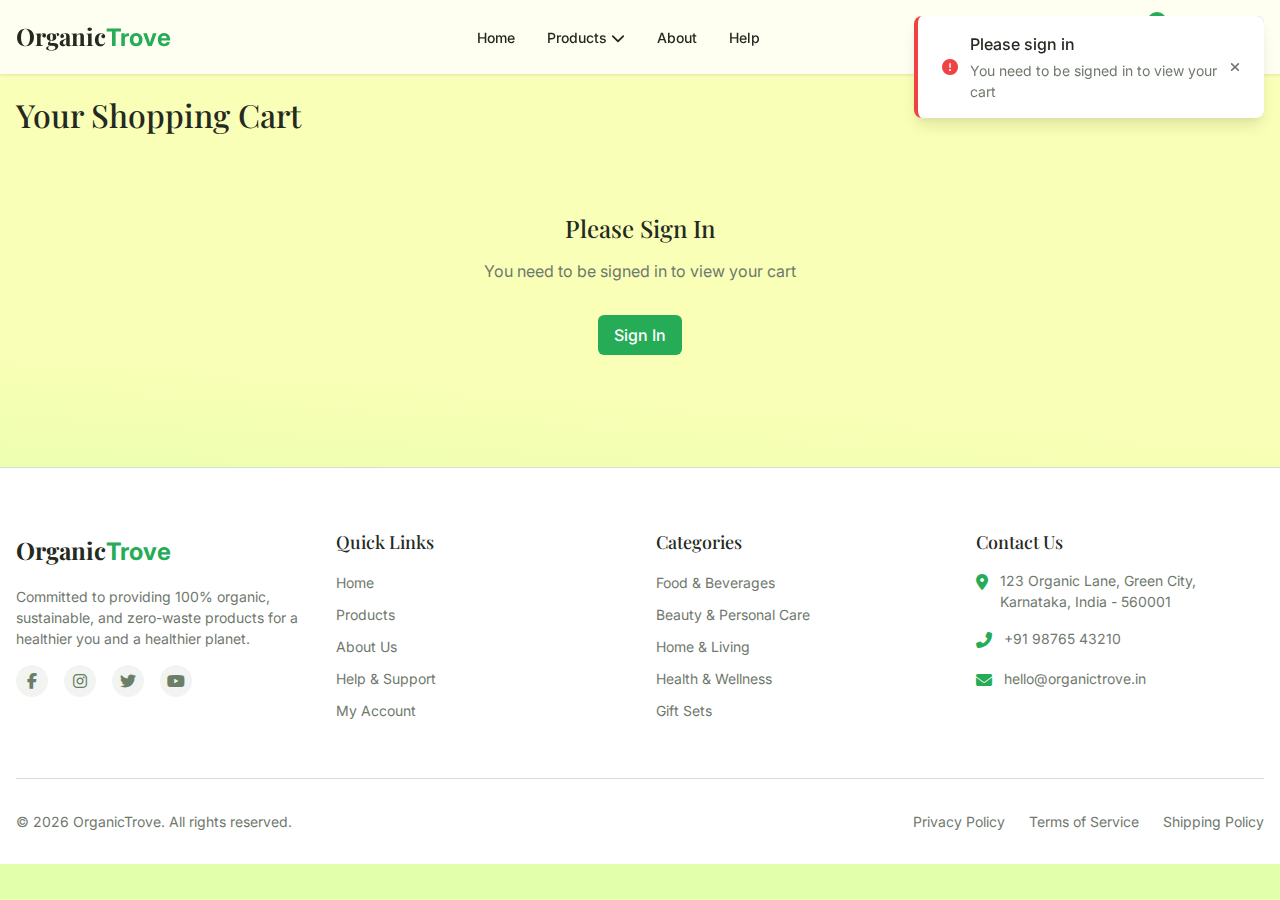
<file: cart.html>
<!DOCTYPE html>
<html lang="en">
<head>
  <meta charset="UTF-8">
  <meta name="viewport" content="width=device-width, initial-scale=1.0">
  <title>Shopping Cart | OrganicTrove</title>
  <meta name="description" content="View and manage your shopping cart at OrganicTrove." />
  <link rel="stylesheet" href="styles.css">
  <link rel="stylesheet" href="https://fonts.googleapis.com/css2?family=Inter:wght@300;400;500;600;700&family=Playfair+Display:ital,wght@0,400;0,500;0,600;0,700;1,400&display=swap">
  <!-- Font Awesome for icons -->
  <link rel="stylesheet" href="https://cdnjs.cloudflare.com/ajax/libs/font-awesome/6.4.2/css/all.min.css">
</head>
<body>
  <header>
    <div class="container header-container">
      <a href="index.html" class="logo">
        Organic<span>Trove</span>
      </a>
      
      <nav class="nav-desktop">
        <a href="index.html">Home</a>
        <div class="dropdown">
          <a href="products.html">Products <i class="fas fa-chevron-down"></i></a>
          <div class="dropdown-menu">
            <a href="products.html">All Products</a>
            <a href="products.html?category=food">Food & Beverages</a>
            <a href="products.html?category=beauty">Beauty & Personal Care</a>
            <a href="products.html?category=home">Home & Living</a>
          </div>
        </div>
        <a href="about.html">About</a>
        <a href="help.html">Help</a>
      </nav>
      
      <div class="nav-actions">
        <button class="icon-button">
          <i class="fas fa-search"></i>
        </button>
        <a href="cart.html" class="icon-button">
          <i class="fas fa-shopping-cart"></i>
          <span class="cart-count">0</span>
        </a>
        <a href="login.html" class="btn btn-outline btn-desktop" id="signInButton">Sign In</a>
        <button class="nav-mobile-toggle">
          <i class="fas fa-bars"></i>
        </button>
      </div>
    </div>
    
    <div class="nav-mobile" id="mobileMenu">
      <a href="index.html">Home</a>
      <a href="products.html">Products</a>
      <a href="about.html">About</a>
      <a href="help.html">Help</a>
      <a href="login.html" id="mobileSignInButton">Sign In</a>
    </div>
  </header>

  <main class="cart-section">
    <div class="container">
      <div class="cart-title">
        <h1>Your Shopping Cart</h1>
      </div>
      
      <div id="cartContent">
        <!-- Cart content will be dynamically generated here -->
      </div>
    </div>
  </main>

  <footer>
    <div class="container">
      <div class="footer-grid">
        <div class="footer-column">
          <a href="index.html" class="logo">
            Organic<span>Trove</span>
          </a>
          <p style="margin: 1rem 0; font-size: 0.875rem; color: hsl(110, 5%, 45%);">
            Committed to providing 100% organic, sustainable, and zero-waste products for a healthier you and a healthier planet.
          </p>
          <div class="footer-social">
            <a href="#" class="social-icon">
              <i class="fab fa-facebook-f"></i>
            </a>
            <a href="#" class="social-icon">
              <i class="fab fa-instagram"></i>
            </a>
            <a href="#" class="social-icon">
              <i class="fab fa-twitter"></i>
            </a>
            <a href="#" class="social-icon">
              <i class="fab fa-youtube"></i>
            </a>
          </div>
        </div>
        
        <div class="footer-column">
          <h3>Quick Links</h3>
          <ul class="footer-links">
            <li><a href="index.html">Home</a></li>
            <li><a href="products.html">Products</a></li>
            <li><a href="about.html">About Us</a></li>
            <li><a href="help.html">Help & Support</a></li>
            <li><a href="login.html">My Account</a></li>
          </ul>
        </div>
        
        <div class="footer-column">
          <h3>Categories</h3>
          <ul class="footer-links">
            <li><a href="products.html?category=food">Food & Beverages</a></li>
            <li><a href="products.html?category=beauty">Beauty & Personal Care</a></li>
            <li><a href="products.html?category=home">Home & Living</a></li>
            <li><a href="products.html?category=wellness">Health & Wellness</a></li>
            <li><a href="products.html?category=gifts">Gift Sets</a></li>
          </ul>
        </div>
        
        <div class="footer-column">
          <h3>Contact Us</h3>
          <ul class="footer-contact">
            <li>
              <div class="footer-contact-icon">
                <i class="fas fa-map-marker-alt"></i>
              </div>
              <div class="footer-contact-text">
                123 Organic Lane, Green City, Karnataka, India - 560001
              </div>
            </li>
            <li>
              <div class="footer-contact-icon">
                <i class="fas fa-phone-alt"></i>
              </div>
              <div class="footer-contact-text">
                +91 98765 43210
              </div>
            </li>
            <li>
              <div class="footer-contact-icon">
                <i class="fas fa-envelope"></i>
              </div>
              <div class="footer-contact-text">
                hello@organictrove.in
              </div>
            </li>
          </ul>
        </div>
      </div>
      
      <div class="footer-bottom">
        <p class="footer-copyright">
          &copy; <span id="currentYear"></span> OrganicTrove. All rights reserved.
        </p>
        <div class="footer-legal">
          <a href="#">Privacy Policy</a>
          <a href="#">Terms of Service</a>
          <a href="#">Shipping Policy</a>
        </div>
      </div>
    </div>
  </footer>

  <!-- Login notification -->
  <div class="notification notification-error" id="loginNotification">
    <div class="notification-icon">
      <i class="fas fa-exclamation-circle"></i>
    </div>
    <div class="notification-content">
      <div class="notification-title">Please sign in</div>
      <div class="notification-message">You need to be signed in to view your cart</div>
    </div>
    <button class="notification-close" onclick="hideNotification('loginNotification')">
      <i class="fas fa-times"></i>
    </button>
  </div>

  <script src="https://cdn.gpteng.co/gptengineer.js" type="module"></script>
  <script>
    // Mobile menu toggle
    document.querySelector('.nav-mobile-toggle').addEventListener('click', function() {
      document.getElementById('mobileMenu').classList.toggle('open');
    });

    // Set current year in footer
    document.getElementById('currentYear').textContent = new Date().getFullYear();

    // Check if user is signed in
    function isUserSignedIn() {
      return localStorage.getItem('isSignedIn') === 'true';
    }

    // Update sign in button
    function updateSignInButton() {
      const signInButton = document.getElementById('signInButton');
      const mobileSignInButton = document.getElementById('mobileSignInButton');
      
      if (isUserSignedIn()) {
        signInButton.textContent = 'Sign Out';
        signInButton.href = '#';
        signInButton.onclick = function(e) {
          e.preventDefault();
          localStorage.removeItem('isSignedIn');
          location.reload();
        };
        
        mobileSignInButton.textContent = 'Sign Out';
        mobileSignInButton.href = '#';
        mobileSignInButton.onclick = function(e) {
          e.preventDefault();
          localStorage.removeItem('isSignedIn');
          location.reload();
        };
      }
    }

    // Call on page load
    updateSignInButton();

    // Render cart content
    function renderCart() {
      // Check if user is signed in
      if (!isUserSignedIn()) {
        // Show login notification
        const notification = document.getElementById('loginNotification');
        notification.classList.add('show');
        
        // Auto hide after 3 seconds
        setTimeout(() => {
          hideNotification('loginNotification');
          window.location.href = 'login.html';
        }, 2000);
        
        // Show empty cart until redirect
        const cartContent = document.getElementById('cartContent');
        cartContent.innerHTML = `
          <div class="empty-cart">
            <h2>Please Sign In</h2>
            <p>You need to be signed in to view your cart</p>
            <a href="login.html" class="btn btn-primary">Sign In</a>
          </div>
        `;
        return;
      }
      
      // Get cart items from localStorage
      const cartItems = JSON.parse(localStorage.getItem('cartItems') || '[]');
      const cartContent = document.getElementById('cartContent');
      
      if (cartItems.length === 0) {
        // Show empty cart message
        cartContent.innerHTML = `
          <div class="empty-cart">
            <h2>Your cart is empty</h2>
            <p>Looks like you haven't added any products to your cart yet.</p>
            <a href="products.html" class="btn btn-primary">Shop Now</a>
          </div>
        `;
        return;
      }
      
      // Calculate cart totals
      const subtotal = cartItems.reduce((sum, item) => sum + (item.price * item.quantity), 0);
      const shipping = subtotal >= 499 ? 0 : 50;
      const total = subtotal + shipping;
      
      // Render cart with items
      cartContent.innerHTML = `
        <div class="cart-grid">
          <div class="cart-items">
            ${cartItems.map(item => `
              <div class="cart-item">
                <div class="cart-item-image">
                  <img src="${item.imageSrc}" alt="${item.name}">
                </div>
                <div class="cart-item-details">
                  <h3 class="cart-item-title">${item.name}</h3>
                  <div class="cart-item-price">₹${item.price} per item</div>
                  <div class="cart-item-actions">
                    <div class="quantity-input">
                      <button type="button" class="quantity-btn" onclick="updateQuantity(${item.id}, ${item.quantity - 1})">-</button>
                      <input type="text" class="quantity-value" value="${item.quantity}" readonly>
                      <button type="button" class="quantity-btn" onclick="updateQuantity(${item.id}, ${item.quantity + 1})">+</button>
                    </div>
                    <button type="button" class="remove-btn" onclick="removeFromCart(${item.id})">Remove</button>
                  </div>
                </div>
                <div style="font-weight: 600;">
                  ₹${(item.price * item.quantity).toLocaleString()}
                </div>
              </div>
            `).join('')}
          </div>
          
          <div class="cart-summary">
            <h2>Order Summary</h2>
            <div class="summary-item">
              <span>Subtotal</span>
              <span>₹${subtotal.toLocaleString()}</span>
            </div>
            <div class="summary-item">
              <span>Shipping</span>
              <span>${shipping === 0 ? 'Free' : `₹${shipping}`}</span>
            </div>
            ${shipping > 0 ? `
              <div style="font-size: 0.875rem; color: hsl(110, 5%, 45%); margin-bottom: 0.75rem;">
                Add ₹${(499 - subtotal).toLocaleString()} more to get free shipping
              </div>
            ` : ''}
            <div class="summary-item total">
              <span>Total</span>
              <span>₹${total.toLocaleString()}</span>
            </div>
            <button type="button" class="btn btn-primary checkout-btn" onclick="checkout()">
              Proceed to Checkout
            </button>
          </div>
        </div>
      `;
    }

    // Update item quantity
    function updateQuantity(productId, newQuantity) {
      if (newQuantity < 1) return;
      
      const cartItems = JSON.parse(localStorage.getItem('cartItems') || '[]');
      const itemIndex = cartItems.findIndex(item => item.id === productId);
      
      if (itemIndex !== -1) {
        cartItems[itemIndex].quantity = newQuantity;
        localStorage.setItem('cartItems', JSON.stringify(cartItems));
        
        // Re-render cart
        renderCart();
        
        // Update cart count
        updateCartCount();
      }
    }

    // Remove item from cart
    function removeFromCart(productId) {
      const cartItems = JSON.parse(localStorage.getItem('cartItems') || '[]');
      const updatedCart = cartItems.filter(item => item.id !== productId);
      
      localStorage.setItem('cartItems', JSON.stringify(updatedCart));
      
      // Re-render cart
      renderCart();
      
      // Update cart count
      updateCartCount();
    }

    // Proceed to checkout
    function checkout() {
      window.location.href = 'shipping.html';
    }

    function hideNotification(id) {
      const notification = document.getElementById(id);
      notification.classList.remove('show');
    }

    // Update the cart count based on local storage
    function updateCartCount() {
      const cartItems = JSON.parse(localStorage.getItem('cartItems') || '[]');
      const count = cartItems.reduce((total, item) => total + item.quantity, 0);
      
      const cartCountElements = document.querySelectorAll('.cart-count');
      cartCountElements.forEach(element => {
        element.textContent = count;
      });
    }

    // Call on page load
    updateCartCount();
    renderCart();
  </script>
</body>
</html>
</file>
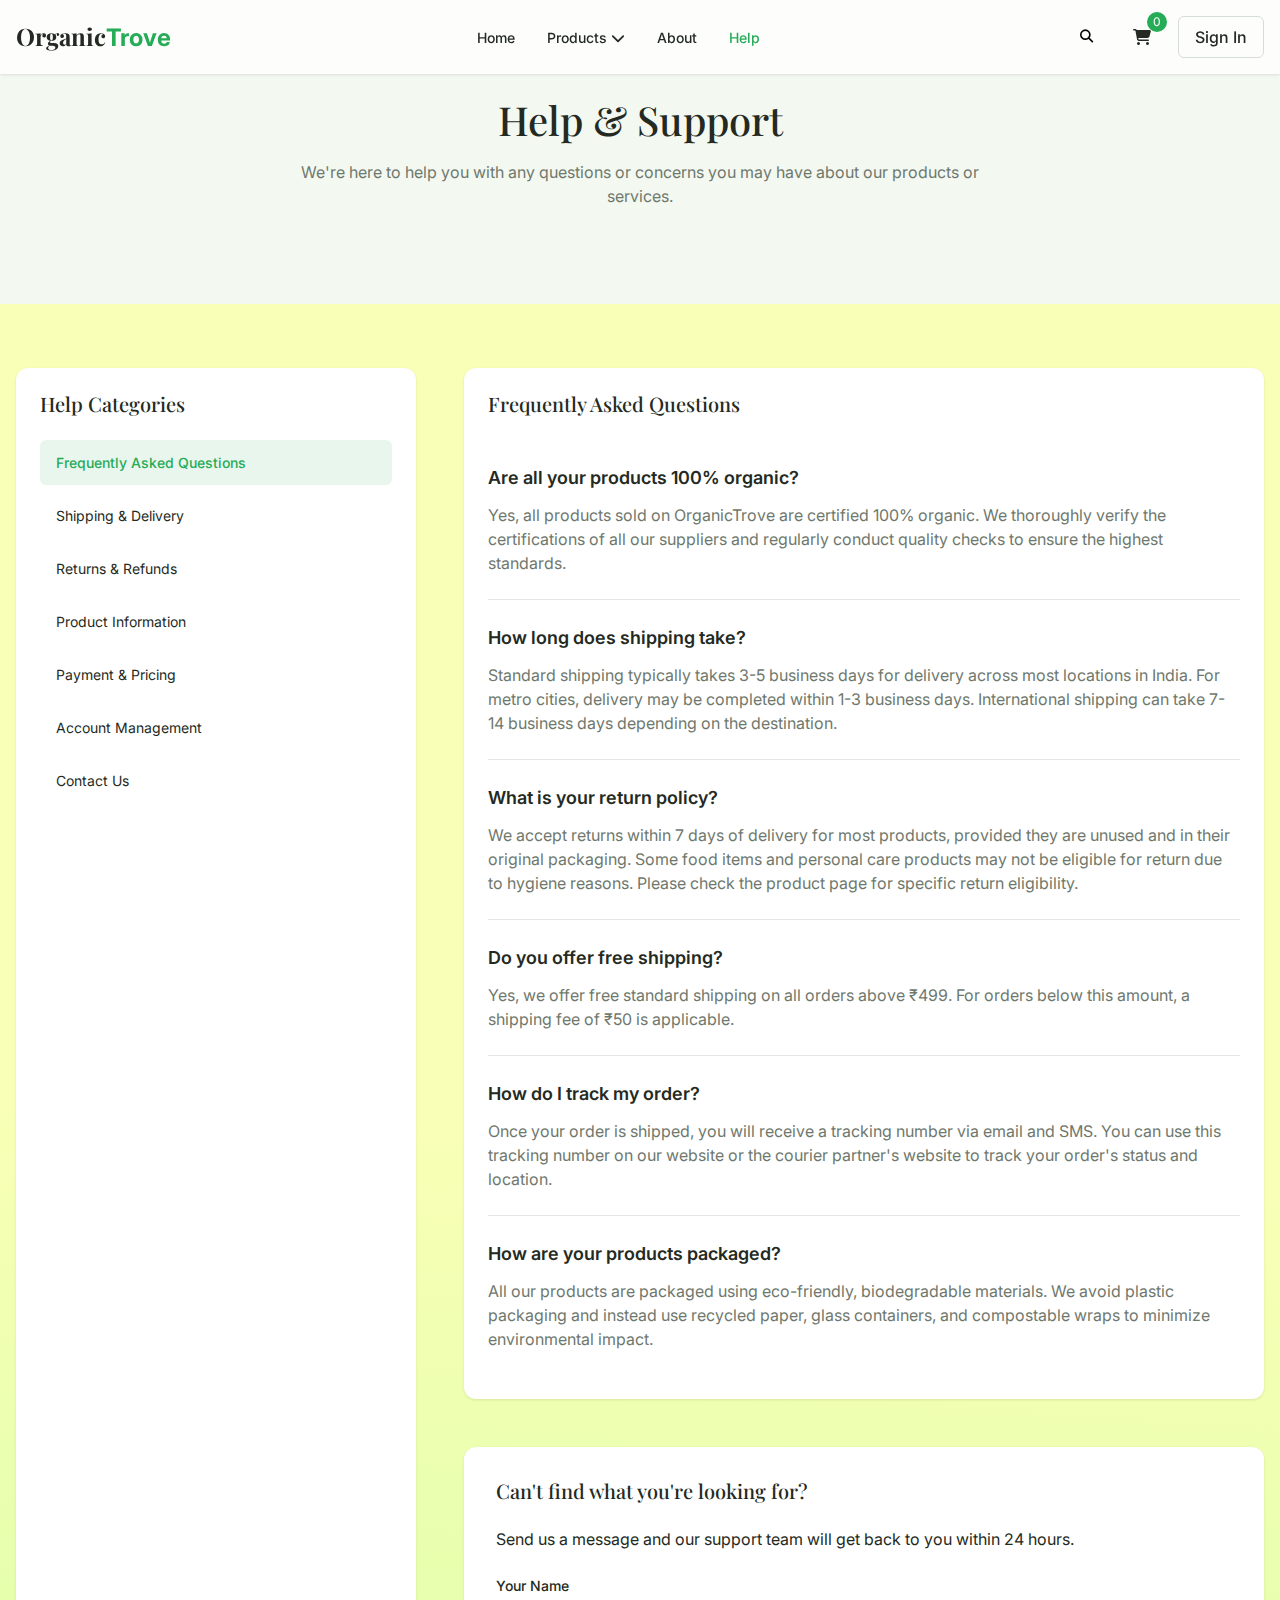
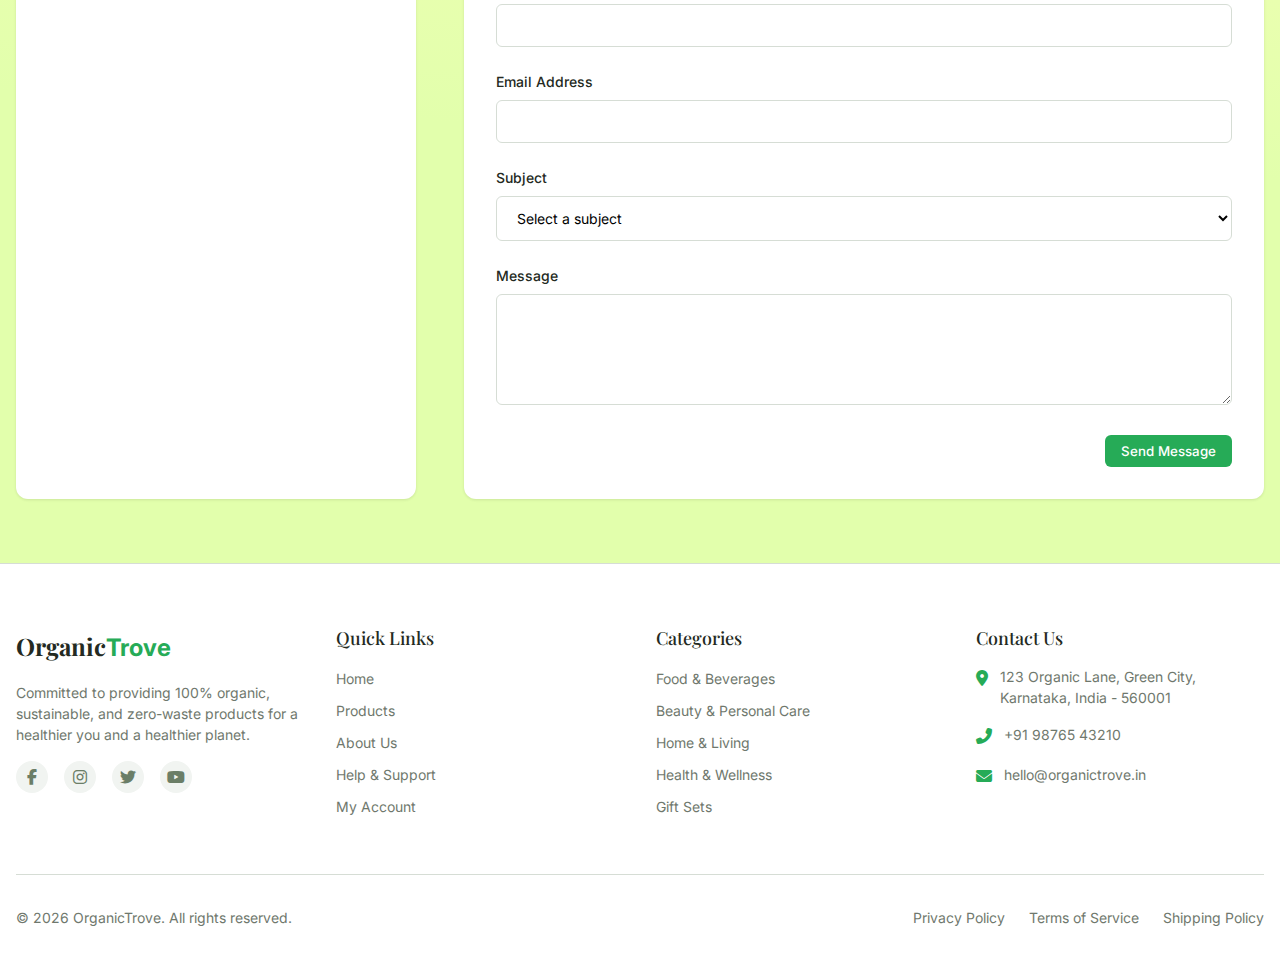
<file: help.html>
<!DOCTYPE html>
<html lang="en">
<head>
  <meta charset="UTF-8">
  <meta name="viewport" content="width=device-width, initial-scale=1.0">
  <title>Help & Support | OrganicTrove</title>
  <meta name="description" content="Get help and support for your OrganicTrove purchases. Find answers to frequently asked questions or contact our support team." />
  <link rel="stylesheet" href="styles.css">
  <link rel="stylesheet" href="https://fonts.googleapis.com/css2?family=Inter:wght@300;400;500;600;700&family=Playfair+Display:ital,wght@0,400;0,500;0,600;0,700;1,400&display=swap">
  <!-- Font Awesome for icons -->
  <link rel="stylesheet" href="https://cdnjs.cloudflare.com/ajax/libs/font-awesome/6.4.2/css/all.min.css">
</head>
<body>
  <header>
    <div class="container header-container">
      <a href="index.html" class="logo">
        Organic<span>Trove</span>
      </a>
      
      <nav class="nav-desktop">
        <a href="index.html">Home</a>
        <div class="dropdown">
          <a href="products.html">Products <i class="fas fa-chevron-down"></i></a>
          <div class="dropdown-menu">
            <a href="products.html">All Products</a>
            <a href="products.html?category=food">Food & Beverages</a>
            <a href="products.html?category=beauty">Beauty & Personal Care</a>
            <a href="products.html?category=home">Home & Living</a>
          </div>
        </div>
        <a href="about.html">About</a>
        <a href="help.html" class="active">Help</a>
      </nav>
      
      <div class="nav-actions">
        <button class="icon-button">
          <i class="fas fa-search"></i>
        </button>
        <a href="cart.html" class="icon-button">
          <i class="fas fa-shopping-cart"></i>
          <span class="cart-count">0</span>
        </a>
        <a href="login.html" class="btn btn-outline btn-desktop">Sign In</a>
        <button class="nav-mobile-toggle">
          <i class="fas fa-bars"></i>
        </button>
      </div>
    </div>
    
    <div class="nav-mobile" id="mobileMenu">
      <a href="index.html">Home</a>
      <a href="products.html">Products</a>
      <a href="about.html">About</a>
      <a href="help.html" class="active">Help</a>
      <a href="login.html">Sign In</a>
    </div>
  </header>

  <main>
    <section class="help-hero">
      <div class="container">
        <h1>Help & Support</h1>
        <p>We're here to help you with any questions or concerns you may have about our products or services.</p>
      </div>
    </section>
    
    <section class="help-section">
      <div class="container">
        <div class="help-grid">
          <div class="help-sidebar">
            <h3>Help Categories</h3>
            <ul class="help-categories">
              <li><a href="#" class="active">Frequently Asked Questions</a></li>
              <li><a href="#">Shipping & Delivery</a></li>
              <li><a href="#">Returns & Refunds</a></li>
              <li><a href="#">Product Information</a></li>
              <li><a href="#">Payment & Pricing</a></li>
              <li><a href="#">Account Management</a></li>
              <li><a href="#">Contact Us</a></li>
            </ul>
          </div>
          
          <div>
            <div class="faq-list">
              <h3>Frequently Asked Questions</h3>
              
              <div class="faq-item">
                <div class="faq-question">Are all your products 100% organic?</div>
                <div class="faq-answer">
                  Yes, all products sold on OrganicTrove are certified 100% organic. We thoroughly verify the certifications of all our suppliers and regularly conduct quality checks to ensure the highest standards.
                </div>
              </div>
              
              <div class="faq-item">
                <div class="faq-question">How long does shipping take?</div>
                <div class="faq-answer">
                  Standard shipping typically takes 3-5 business days for delivery across most locations in India. For metro cities, delivery may be completed within 1-3 business days. International shipping can take 7-14 business days depending on the destination.
                </div>
              </div>
              
              <div class="faq-item">
                <div class="faq-question">What is your return policy?</div>
                <div class="faq-answer">
                  We accept returns within 7 days of delivery for most products, provided they are unused and in their original packaging. Some food items and personal care products may not be eligible for return due to hygiene reasons. Please check the product page for specific return eligibility.
                </div>
              </div>
              
              <div class="faq-item">
                <div class="faq-question">Do you offer free shipping?</div>
                <div class="faq-answer">
                  Yes, we offer free standard shipping on all orders above ₹499. For orders below this amount, a shipping fee of ₹50 is applicable.
                </div>
              </div>
              
              <div class="faq-item">
                <div class="faq-question">How do I track my order?</div>
                <div class="faq-answer">
                  Once your order is shipped, you will receive a tracking number via email and SMS. You can use this tracking number on our website or the courier partner's website to track your order's status and location.
                </div>
              </div>
              
              <div class="faq-item">
                <div class="faq-question">How are your products packaged?</div>
                <div class="faq-answer">
                  All our products are packaged using eco-friendly, biodegradable materials. We avoid plastic packaging and instead use recycled paper, glass containers, and compostable wraps to minimize environmental impact.
                </div>
              </div>
            </div>
            
            <div class="contact-form">
              <h3>Can't find what you're looking for?</h3>
              <p style="margin-bottom: 1.5rem;">Send us a message and our support team will get back to you within 24 hours.</p>
              
              <form id="helpForm">
                <div class="form-group">
                  <label for="name">Your Name</label>
                  <input type="text" id="name" name="name" required>
                </div>
                
                <div class="form-group">
                  <label for="email">Email Address</label>
                  <input type="email" id="email" name="email" required>
                </div>
                
                <div class="form-group">
                  <label for="subject">Subject</label>
                  <select id="subject" name="subject" required>
                    <option value="">Select a subject</option>
                    <option value="order">Order Inquiry</option>
                    <option value="product">Product Information</option>
                    <option value="shipping">Shipping Query</option>
                    <option value="return">Return Request</option>
                    <option value="feedback">Feedback</option>
                    <option value="other">Other</option>
                  </select>
                </div>
                
                <div class="form-group">
                  <label for="message">Message</label>
                  <textarea id="message" name="message" rows="5" required></textarea>
                </div>
                
                <div class="form-submit">
                  <button type="submit" class="btn btn-primary" id="submitBtn">Send Message</button>
                </div>
              </form>
            </div>
          </div>
        </div>
      </div>
    </section>
  </main>

  <footer>
    <div class="container">
      <div class="footer-grid">
        <div class="footer-column">
          <a href="index.html" class="logo">
            Organic<span>Trove</span>
          </a>
          <p style="margin: 1rem 0; font-size: 0.875rem; color: hsl(110, 5%, 45%);">
            Committed to providing 100% organic, sustainable, and zero-waste products for a healthier you and a healthier planet.
          </p>
          <div class="footer-social">
            <a href="#" class="social-icon">
              <i class="fab fa-facebook-f"></i>
            </a>
            <a href="#" class="social-icon">
              <i class="fab fa-instagram"></i>
            </a>
            <a href="#" class="social-icon">
              <i class="fab fa-twitter"></i>
            </a>
            <a href="#" class="social-icon">
              <i class="fab fa-youtube"></i>
            </a>
          </div>
        </div>
        
        <div class="footer-column">
          <h3>Quick Links</h3>
          <ul class="footer-links">
            <li><a href="index.html">Home</a></li>
            <li><a href="products.html">Products</a></li>
            <li><a href="about.html">About Us</a></li>
            <li><a href="help.html">Help & Support</a></li>
            <li><a href="login.html">My Account</a></li>
          </ul>
        </div>
        
        <div class="footer-column">
          <h3>Categories</h3>
          <ul class="footer-links">
            <li><a href="products.html?category=food">Food & Beverages</a></li>
            <li><a href="products.html?category=beauty">Beauty & Personal Care</a></li>
            <li><a href="products.html?category=home">Home & Living</a></li>
            <li><a href="products.html?category=wellness">Health & Wellness</a></li>
            <li><a href="products.html?category=gifts">Gift Sets</a></li>
          </ul>
        </div>
        
        <div class="footer-column">
          <h3>Contact Us</h3>
          <ul class="footer-contact">
            <li>
              <div class="footer-contact-icon">
                <i class="fas fa-map-marker-alt"></i>
              </div>
              <div class="footer-contact-text">
                123 Organic Lane, Green City, Karnataka, India - 560001
              </div>
            </li>
            <li>
              <div class="footer-contact-icon">
                <i class="fas fa-phone-alt"></i>
              </div>
              <div class="footer-contact-text">
                +91 98765 43210
              </div>
            </li>
            <li>
              <div class="footer-contact-icon">
                <i class="fas fa-envelope"></i>
              </div>
              <div class="footer-contact-text">
                hello@organictrove.in
              </div>
            </li>
          </ul>
        </div>
      </div>
      
      <div class="footer-bottom">
        <p class="footer-copyright">
          &copy; <span id="currentYear"></span> OrganicTrove. All rights reserved.
        </p>
        <div class="footer-legal">
          <a href="#">Privacy Policy</a>
          <a href="#">Terms of Service</a>
          <a href="#">Shipping Policy</a>
        </div>
      </div>
    </div>
  </footer>

  <!-- Message sent notification -->
  <div class="notification notification-success" id="messageSentNotification">
    <div class="notification-icon">
      <i class="fas fa-check-circle"></i>
    </div>
    <div class="notification-content">
      <div class="notification-title">Message sent successfully!</div>
      <div class="notification-message">We'll get back to you within 24 hours</div>
    </div>
    <button class="notification-close" onclick="hideNotification('messageSentNotification')">
      <i class="fas fa-times"></i>
    </button>
  </div>

  <script src="https://cdn.gpteng.co/gptengineer.js" type="module"></script>
  <script>
    // Mobile menu toggle
    document.querySelector('.nav-mobile-toggle').addEventListener('click', function() {
      document.getElementById('mobileMenu').classList.toggle('open');
    });

    // Set current year in footer
    document.getElementById('currentYear').textContent = new Date().getFullYear();

    // Form submission
    document.getElementById('helpForm').addEventListener('submit', function(e) {
      e.preventDefault();
      
      // Show the success notification
      const notification = document.getElementById('messageSentNotification');
      notification.classList.add('show');
      
      // Reset the form
      this.reset();
      
      // Auto hide after 3 seconds
      setTimeout(() => {
        hideNotification('messageSentNotification');
      }, 3000);
    });

    function hideNotification(id) {
      const notification = document.getElementById(id);
      notification.classList.remove('show');
    }
  </script>
</body>
</html>
</file>
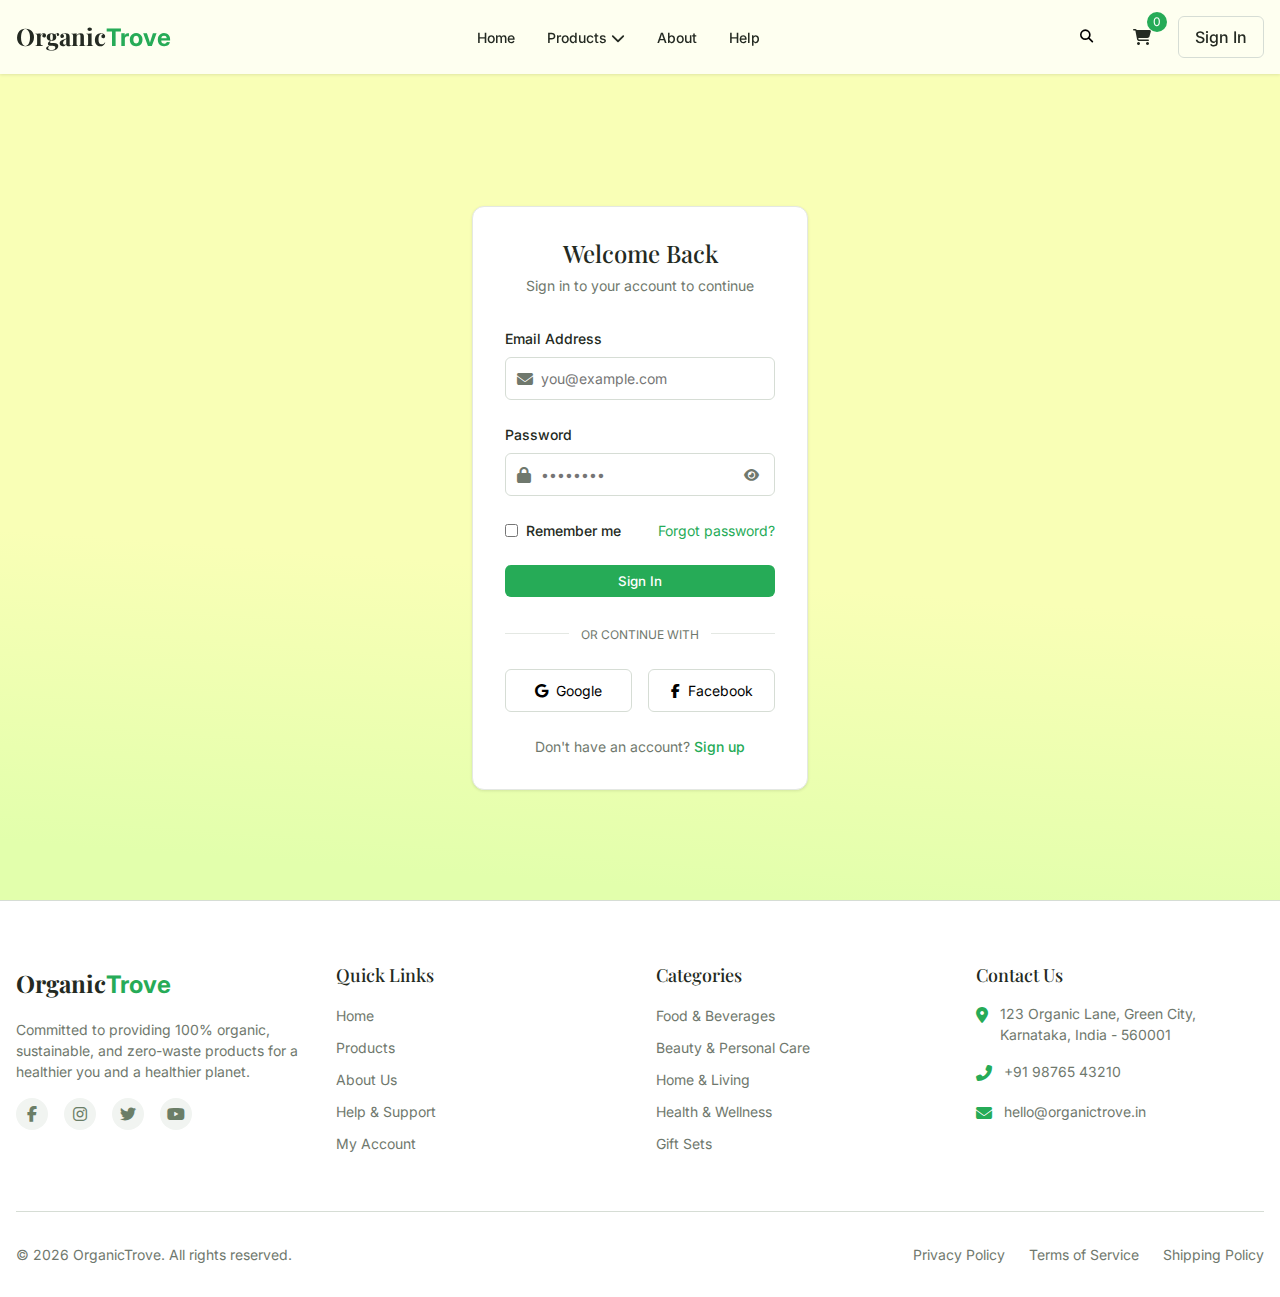
<file: login.html>
<!DOCTYPE html>
<html lang="en">
<head>
  <meta charset="UTF-8">
  <meta name="viewport" content="width=device-width, initial-scale=1.0">
  <title>Sign In | OrganicTrove</title>
  <meta name="description" content="Sign in to your OrganicTrove account to shop organic products, track orders, and more." />
  <link rel="stylesheet" href="styles.css">
  <link rel="stylesheet" href="https://fonts.googleapis.com/css2?family=Inter:wght@300;400;500;600;700&family=Playfair+Display:ital,wght@0,400;0,500;0,600;0,700;1,400&display=swap">
  <!-- Font Awesome for icons -->
  <link rel="stylesheet" href="https://cdnjs.cloudflare.com/ajax/libs/font-awesome/6.4.2/css/all.min.css">
</head>
<body>
  <header>
    <div class="container header-container">
      <a href="index.html" class="logo">
        Organic<span>Trove</span>
      </a>
      
      <nav class="nav-desktop">
        <a href="index.html">Home</a>
        <div class="dropdown">
          <a href="products.html">Products <i class="fas fa-chevron-down"></i></a>
          <div class="dropdown-menu">
            <a href="products.html">All Products</a>
            <a href="products.html?category=food">Food & Beverages</a>
            <a href="products.html?category=beauty">Beauty & Personal Care</a>
            <a href="products.html?category=home">Home & Living</a>
          </div>
        </div>
        <a href="about.html">About</a>
        <a href="help.html">Help</a>
      </nav>
      
      <div class="nav-actions">
        <button class="icon-button">
          <i class="fas fa-search"></i>
        </button>
        <a href="cart.html" class="icon-button">
          <i class="fas fa-shopping-cart"></i>
          <span class="cart-count">0</span>
        </a>
        <a href="login.html" class="btn btn-outline btn-desktop">Sign In</a>
        <button class="nav-mobile-toggle">
          <i class="fas fa-bars"></i>
        </button>
      </div>
    </div>
    
    <div class="nav-mobile" id="mobileMenu">
      <a href="index.html">Home</a>
      <a href="products.html">Products</a>
      <a href="about.html">About</a>
      <a href="help.html">Help</a>
      <a href="login.html" class="active">Sign In</a>
    </div>
  </header>

  <main>
    <section class="login-section">
      <div class="login-container">
        <div class="login-card">
          <div class="login-header">
            <h1 id="loginTitle">Welcome Back</h1>
            <p id="loginSubtitle">Sign in to your account to continue</p>
          </div>
          
          <form class="login-form" id="loginForm">
            <div class="form-group">
              <label for="email">Email Address</label>
              <div style="position: relative;">
                <input type="email" id="email" name="email" placeholder="you@example.com" required>
                <span style="position: absolute; left: 12px; top: 50%; transform: translateY(-50%); color: hsl(110, 5%, 45%);">
                  <i class="fas fa-envelope"></i>
                </span>
                <style>
                  #email, #password {
                    padding-left: 35px;
                  }
                </style>
              </div>
            </div>
            
            <div class="form-group">
              <label for="password">Password</label>
              <div class="password-field">
                <input type="password" id="password" name="password" placeholder="••••••••" required>
                <span style="position: absolute; left: 12px; top: 50%; transform: translateY(-50%); color: hsl(110, 5%, 45%);">
                  <i class="fas fa-lock"></i>
                </span>
                <button type="button" class="password-toggle" onclick="togglePassword()">
                  <i class="fas fa-eye" id="passwordToggleIcon"></i>
                </button>
              </div>
            </div>
            
            <div class="form-group" style="display: flex; justify-content: space-between; align-items: center;">
              <div class="form-checkbox">
                <input type="checkbox" id="remember" name="remember">
                <label for="remember" style="margin-bottom: 0;">Remember me</label>
              </div>
              <a href="#" style="color: hsl(142, 64%, 41%); font-size: 0.875rem;">Forgot password?</a>
            </div>
            
            <button type="submit" class="btn btn-primary" style="width: 100%;">Sign In</button>
          </form>
          
          <div class="form-divider">
            <span>Or continue with</span>
          </div>
          
          <div class="social-login">
            <button type="button" class="social-btn">
              <i class="fab fa-google"></i>
              Google
            </button>
            <button type="button" class="social-btn">
              <i class="fab fa-facebook-f"></i>
              Facebook
            </button>
          </div>
          
          <div class="login-footer">
            <p>Don't have an account? <a href="#" id="toggleSignup">Sign up</a></p>
          </div>
        </div>
      </div>
    </section>
  </main>

  <footer>
    <div class="container">
      <div class="footer-grid">
        <div class="footer-column">
          <a href="index.html" class="logo">
            Organic<span>Trove</span>
          </a>
          <p style="margin: 1rem 0; font-size: 0.875rem; color: hsl(110, 5%, 45%);">
            Committed to providing 100% organic, sustainable, and zero-waste products for a healthier you and a healthier planet.
          </p>
          <div class="footer-social">
            <a href="#" class="social-icon">
              <i class="fab fa-facebook-f"></i>
            </a>
            <a href="#" class="social-icon">
              <i class="fab fa-instagram"></i>
            </a>
            <a href="#" class="social-icon">
              <i class="fab fa-twitter"></i>
            </a>
            <a href="#" class="social-icon">
              <i class="fab fa-youtube"></i>
            </a>
          </div>
        </div>
        
        <div class="footer-column">
          <h3>Quick Links</h3>
          <ul class="footer-links">
            <li><a href="index.html">Home</a></li>
            <li><a href="products.html">Products</a></li>
            <li><a href="about.html">About Us</a></li>
            <li><a href="help.html">Help & Support</a></li>
            <li><a href="login.html">My Account</a></li>
          </ul>
        </div>
        
        <div class="footer-column">
          <h3>Categories</h3>
          <ul class="footer-links">
            <li><a href="products.html?category=food">Food & Beverages</a></li>
            <li><a href="products.html?category=beauty">Beauty & Personal Care</a></li>
            <li><a href="products.html?category=home">Home & Living</a></li>
            <li><a href="products.html?category=wellness">Health & Wellness</a></li>
            <li><a href="products.html?category=gifts">Gift Sets</a></li>
          </ul>
        </div>
        
        <div class="footer-column">
          <h3>Contact Us</h3>
          <ul class="footer-contact">
            <li>
              <div class="footer-contact-icon">
                <i class="fas fa-map-marker-alt"></i>
              </div>
              <div class="footer-contact-text">
                123 Organic Lane, Green City, Karnataka, India - 560001
              </div>
            </li>
            <li>
              <div class="footer-contact-icon">
                <i class="fas fa-phone-alt"></i>
              </div>
              <div class="footer-contact-text">
                +91 98765 43210
              </div>
            </li>
            <li>
              <div class="footer-contact-icon">
                <i class="fas fa-envelope"></i>
              </div>
              <div class="footer-contact-text">
                hello@organictrove.in
              </div>
            </li>
          </ul>
        </div>
      </div>
      
      <div class="footer-bottom">
        <p class="footer-copyright">
          &copy; <span id="currentYear"></span> OrganicTrove. All rights reserved.
        </p>
        <div class="footer-legal">
          <a href="#">Privacy Policy</a>
          <a href="#">Terms of Service</a>
          <a href="#">Shipping Policy</a>
        </div>
      </div>
    </div>
  </footer>

  <!-- Login success notification -->
  <div class="notification notification-success" id="loginSuccessNotification">
    <div class="notification-icon">
      <i class="fas fa-check-circle"></i>
    </div>
    <div class="notification-content">
      <div class="notification-title">Signed in successfully!</div>
      <div class="notification-message">Welcome back to OrganicTrove</div>
    </div>
    <button class="notification-close" onclick="hideNotification('loginSuccessNotification')">
      <i class="fas fa-times"></i>
    </button>
  </div>

  <script src="https://cdn.gpteng.co/gptengineer.js" type="module"></script>
  <script>
    // Mobile menu toggle
    document.querySelector('.nav-mobile-toggle').addEventListener('click', function() {
      document.getElementById('mobileMenu').classList.toggle('open');
    });

    // Set current year in footer
    document.getElementById('currentYear').textContent = new Date().getFullYear();

    // Toggle password visibility
    function togglePassword() {
      const passwordInput = document.getElementById('password');
      const icon = document.getElementById('passwordToggleIcon');
      
      if (passwordInput.type === 'password') {
        passwordInput.type = 'text';
        icon.classList.remove('fa-eye');
        icon.classList.add('fa-eye-slash');
      } else {
        passwordInput.type = 'password';
        icon.classList.remove('fa-eye-slash');
        icon.classList.add('fa-eye');
      }
    }

    // Toggle between sign in and sign up
    let isLogin = true;
    document.getElementById('toggleSignup').addEventListener('click', function(e) {
      e.preventDefault();
      isLogin = !isLogin;
      
      const loginTitle = document.getElementById('loginTitle');
      const loginSubtitle = document.getElementById('loginSubtitle');
      const toggleText = document.getElementById('toggleSignup');
      
      if (isLogin) {
        loginTitle.textContent = 'Welcome Back';
        loginSubtitle.textContent = 'Sign in to your account to continue';
        toggleText.textContent = 'Sign up';
      } else {
        loginTitle.textContent = 'Create an Account';
        loginSubtitle.textContent = 'Join the OrganicTrove community';
        toggleText.textContent = 'Sign in';
      }
    });

    // Form submission
    document.getElementById('loginForm').addEventListener('submit', function(e) {
      e.preventDefault();
      
      // Set user as signed in (simulate authentication)
      localStorage.setItem('isSignedIn', 'true');
      
      // Show the success notification
      const notification = document.getElementById('loginSuccessNotification');
      notification.classList.add('show');
      
      // Auto hide after 3 seconds
      setTimeout(() => {
        hideNotification('loginSuccessNotification');
        // Redirect to products page
        window.location.href = 'products.html';
      }, 3000);
    });

    function hideNotification(id) {
      const notification = document.getElementById(id);
      notification.classList.remove('show');
    }

    // Update the cart count based on local storage
    function updateCartCount() {
      const cartItems = JSON.parse(localStorage.getItem('cartItems') || '[]');
      const count = cartItems.reduce((total, item) => total + item.quantity, 0);
      
      const cartCountElements = document.querySelectorAll('.cart-count');
      cartCountElements.forEach(element => {
        element.textContent = count;
      });
    }

    // Call on page load
    updateCartCount();
  </script>
</body>
</html>
</file>
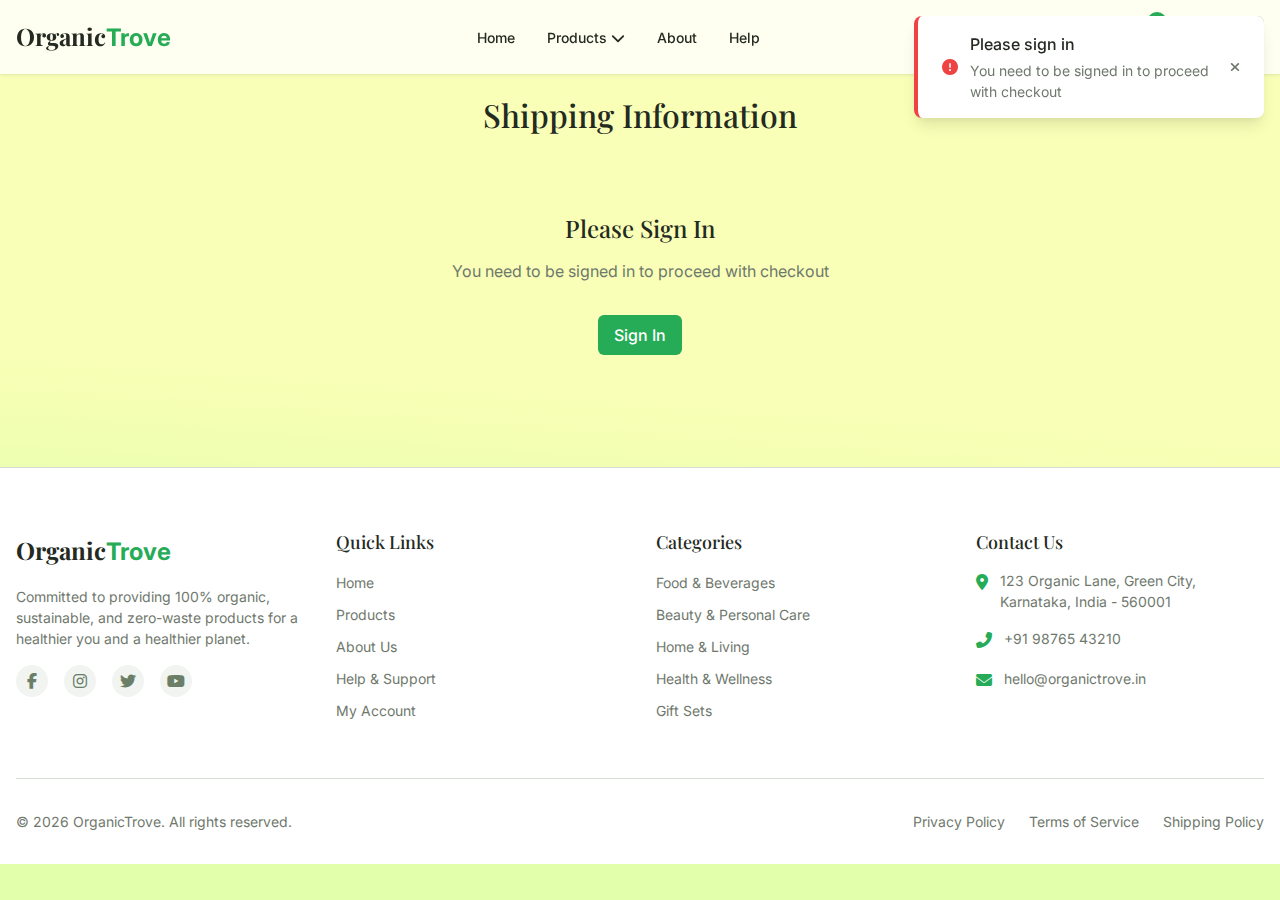
<file: shipping.html>
<!DOCTYPE html>
<html lang="en">
<head>
  <meta charset="UTF-8">
  <meta name="viewport" content="width=device-width, initial-scale=1.0">
  <title>Checkout | OrganicTrove</title>
  <meta name="description" content="Complete your purchase of organic products at OrganicTrove." />
  <link rel="stylesheet" href="styles.css">
  <link rel="stylesheet" href="https://fonts.googleapis.com/css2?family=Inter:wght@300;400;500;600;700&family=Playfair+Display:ital,wght@0,400;0,500;0,600;0,700;1,400&display=swap">
  <!-- Font Awesome for icons -->
  <link rel="stylesheet" href="https://cdnjs.cloudflare.com/ajax/libs/font-awesome/6.4.2/css/all.min.css">
</head>
<body>
  <header>
    <div class="container header-container">
      <a href="index.html" class="logo">
        Organic<span>Trove</span>
      </a>
      
      <nav class="nav-desktop">
        <a href="index.html">Home</a>
        <div class="dropdown">
          <a href="products.html">Products <i class="fas fa-chevron-down"></i></a>
          <div class="dropdown-menu">
            <a href="products.html">All Products</a>
            <a href="products.html?category=food">Food & Beverages</a>
            <a href="products.html?category=beauty">Beauty & Personal Care</a>
            <a href="products.html?category=home">Home & Living</a>
          </div>
        </div>
        <a href="about.html">About</a>
        <a href="help.html">Help</a>
      </nav>
      
      <div class="nav-actions">
        <button class="icon-button">
          <i class="fas fa-search"></i>
        </button>
        <a href="cart.html" class="icon-button">
          <i class="fas fa-shopping-cart"></i>
          <span class="cart-count">0</span>
        </a>
        <a href="login.html" class="btn btn-outline btn-desktop" id="signInButton">Sign In</a>
        <button class="nav-mobile-toggle">
          <i class="fas fa-bars"></i>
        </button>
      </div>
    </div>
    
    <div class="nav-mobile" id="mobileMenu">
      <a href="index.html">Home</a>
      <a href="products.html">Products</a>
      <a href="about.html">About</a>
      <a href="help.html">Help</a>
      <a href="login.html" id="mobileSignInButton">Sign In</a>
    </div>
  </header>

  <main class="shipping-section">
    <div class="container">
      <div style="text-align: center; margin-bottom: 2rem;">
        <h1 style="font-size: 2rem; margin-bottom: 1rem;">Shipping Information</h1>
      </div>
      
      <div id="shippingContent">
        <!-- Shipping content will be dynamically generated here -->
      </div>
    </div>
  </main>

  <footer>
    <div class="container">
      <div class="footer-grid">
        <div class="footer-column">
          <a href="index.html" class="logo">
            Organic<span>Trove</span>
          </a>
          <p style="margin: 1rem 0; font-size: 0.875rem; color: hsl(110, 5%, 45%);">
            Committed to providing 100% organic, sustainable, and zero-waste products for a healthier you and a healthier planet.
          </p>
          <div class="footer-social">
            <a href="#" class="social-icon">
              <i class="fab fa-facebook-f"></i>
            </a>
            <a href="#" class="social-icon">
              <i class="fab fa-instagram"></i>
            </a>
            <a href="#" class="social-icon">
              <i class="fab fa-twitter"></i>
            </a>
            <a href="#" class="social-icon">
              <i class="fab fa-youtube"></i>
            </a>
          </div>
        </div>
        
        <div class="footer-column">
          <h3>Quick Links</h3>
          <ul class="footer-links">
            <li><a href="index.html">Home</a></li>
            <li><a href="products.html">Products</a></li>
            <li><a href="about.html">About Us</a></li>
            <li><a href="help.html">Help & Support</a></li>
            <li><a href="login.html">My Account</a></li>
          </ul>
        </div>
        
        <div class="footer-column">
          <h3>Categories</h3>
          <ul class="footer-links">
            <li><a href="products.html?category=food">Food & Beverages</a></li>
            <li><a href="products.html?category=beauty">Beauty & Personal Care</a></li>
            <li><a href="products.html?category=home">Home & Living</a></li>
            <li><a href="products.html?category=wellness">Health & Wellness</a></li>
            <li><a href="products.html?category=gifts">Gift Sets</a></li>
          </ul>
        </div>
        
        <div class="footer-column">
          <h3>Contact Us</h3>
          <ul class="footer-contact">
            <li>
              <div class="footer-contact-icon">
                <i class="fas fa-map-marker-alt"></i>
              </div>
              <div class="footer-contact-text">
                123 Organic Lane, Green City, Karnataka, India - 560001
              </div>
            </li>
            <li>
              <div class="footer-contact-icon">
                <i class="fas fa-phone-alt"></i>
              </div>
              <div class="footer-contact-text">
                +91 98765 43210
              </div>
            </li>
            <li>
              <div class="footer-contact-icon">
                <i class="fas fa-envelope"></i>
              </div>
              <div class="footer-contact-text">
                hello@organictrove.in
              </div>
            </li>
          </ul>
        </div>
      </div>
      
      <div class="footer-bottom">
        <p class="footer-copyright">
          &copy; <span id="currentYear"></span> OrganicTrove. All rights reserved.
        </p>
        <div class="footer-legal">
          <a href="#">Privacy Policy</a>
          <a href="#">Terms of Service</a>
          <a href="#">Shipping Policy</a>
        </div>
      </div>
    </div>
  </footer>

  <!-- Login notification -->
  <div class="notification notification-error" id="loginNotification">
    <div class="notification-icon">
      <i class="fas fa-exclamation-circle"></i>
    </div>
    <div class="notification-content">
      <div class="notification-title">Please sign in</div>
      <div class="notification-message">You need to be signed in to proceed with checkout</div>
    </div>
    <button class="notification-close" onclick="hideNotification('loginNotification')">
      <i class="fas fa-times"></i>
    </button>
  </div>

  <!-- Empty cart notification -->
  <div class="notification notification-error" id="emptyCartNotification">
    <div class="notification-icon">
      <i class="fas fa-exclamation-circle"></i>
    </div>
    <div class="notification-content">
      <div class="notification-title">Empty cart</div>
      <div class="notification-message">Your cart is empty. Add some products before checkout.</div>
    </div>
    <button class="notification-close" onclick="hideNotification('emptyCartNotification')">
      <i class="fas fa-times"></i>
    </button>
  </div>

  <!-- Order placed notification -->
  <div class="notification notification-success" id="orderPlacedNotification">
    <div class="notification-icon">
      <i class="fas fa-check-circle"></i>
    </div>
    <div class="notification-content">
      <div class="notification-title">Order placed successfully!</div>
      <div class="notification-message">Thank you for shopping with OrganicTrove</div>
    </div>
    <button class="notification-close" onclick="hideNotification('orderPlacedNotification')">
      <i class="fas fa-times"></i>
    </button>
  </div>

  <script src="https://cdn.gpteng.co/gptengineer.js" type="module"></script>
  <script>
    // Mobile menu toggle
    document.querySelector('.nav-mobile-toggle').addEventListener('click', function() {
      document.getElementById('mobileMenu').classList.toggle('open');
    });

    // Set current year in footer
    document.getElementById('currentYear').textContent = new Date().getFullYear();

    // Check if user is signed in
    function isUserSignedIn() {
      return localStorage.getItem('isSignedIn') === 'true';
    }

    // Update sign in button
    function updateSignInButton() {
      const signInButton = document.getElementById('signInButton');
      const mobileSignInButton = document.getElementById('mobileSignInButton');
      
      if (isUserSignedIn()) {
        signInButton.textContent = 'Sign Out';
        signInButton.href = '#';
        signInButton.onclick = function(e) {
          e.preventDefault();
          localStorage.removeItem('isSignedIn');
          location.reload();
        };
        
        mobileSignInButton.textContent = 'Sign Out';
        mobileSignInButton.href = '#';
        mobileSignInButton.onclick = function(e) {
          e.preventDefault();
          localStorage.removeItem('isSignedIn');
          location.reload();
        };
      }
    }

    // Call on page load
    updateSignInButton();

    // Render shipping form
    function renderShippingForm() {
      // Check if user is signed in
      if (!isUserSignedIn()) {
        // Show login notification
        const notification = document.getElementById('loginNotification');
        notification.classList.add('show');
        
        // Auto hide after 3 seconds
        setTimeout(() => {
          hideNotification('loginNotification');
          window.location.href = 'login.html';
        }, 2000);
        
        // Show message until redirect
        const shippingContent = document.getElementById('shippingContent');
        shippingContent.innerHTML = `
          <div class="empty-cart">
            <h2>Please Sign In</h2>
            <p>You need to be signed in to proceed with checkout</p>
            <a href="login.html" class="btn btn-primary">Sign In</a>
          </div>
        `;
        return;
      }
      
      // Check if cart has items
      const cartItems = JSON.parse(localStorage.getItem('cartItems') || '[]');
      if (cartItems.length === 0) {
        // Show empty cart notification
        const notification = document.getElementById('emptyCartNotification');
        notification.classList.add('show');
        
        // Auto hide after 3 seconds
        setTimeout(() => {
          hideNotification('emptyCartNotification');
          window.location.href = 'products.html';
        }, 2000);
        
        // Show message until redirect
        const shippingContent = document.getElementById('shippingContent');
        shippingContent.innerHTML = `
          <div class="empty-cart">
            <h2>Your cart is empty</h2>
            <p>Add some products to your cart before checkout</p>
            <a href="products.html" class="btn btn-primary">Shop Now</a>
          </div>
        `;
        return;
      }
      
      // Calculate cart totals
      const subtotal = cartItems.reduce((sum, item) => sum + (item.price * item.quantity), 0);
      const shipping = subtotal >= 499 ? 0 : 50;
      const total = subtotal + shipping;
      
      // Render shipping form
      const shippingContent = document.getElementById('shippingContent');
      shippingContent.innerHTML = `
        <div class="shipping-grid">
          <div class="shipping-form">
            <form id="shippingForm">
              <div class="form-group">
                <label for="fullName">Full Name *</label>
                <input type="text" id="fullName" name="fullName" required>
              </div>
              
              <div class="form-group">
                <label for="addressLine1">Address Line 1 *</label>
                <input type="text" id="addressLine1" name="addressLine1" placeholder="Street address, P.O. box, etc." required>
              </div>
              
              <div class="form-group">
                <label for="addressLine2">Address Line 2 (Optional)</label>
                <input type="text" id="addressLine2" name="addressLine2" placeholder="Apartment, suite, unit, building, floor, etc.">
              </div>
              
              <div class="form-row">
                <div class="form-group">
                  <label for="city">City *</label>
                  <input type="text" id="city" name="city" required>
                </div>
                
                <div class="form-group">
                  <label for="state">State/Province *</label>
                  <input type="text" id="state" name="state" required>
                </div>
              </div>
              
              <div class="form-row">
                <div class="form-group">
                  <label for="postalCode">Postal Code *</label>
                  <input type="text" id="postalCode" name="postalCode" required>
                </div>
                
                <div class="form-group">
                  <label for="country">Country *</label>
                  <select id="country" name="country" required>
                    <option value="India">India</option>
                    <option value="United States">United States</option>
                    <option value="Canada">Canada</option>
                    <option value="United Kingdom">United Kingdom</option>
                    <option value="Australia">Australia</option>
                  </select>
                </div>
              </div>
              
              <div class="form-group">
                <label for="phoneNumber">Phone Number *</label>
                <input type="tel" id="phoneNumber" name="phoneNumber" required>
              </div>
              
              <div style="display: flex; justify-content: space-between; margin-top: 2rem;">
                <a href="cart.html" style="display: flex; align-items: center; color: hsl(142, 64%, 41%);">
                  <i class="fas fa-arrow-left" style="margin-right: 0.5rem;"></i>
                  Back to Cart
                </a>
                
                <button type="submit" class="btn btn-primary">Place Order</button>
              </div>
            </form>
          </div>
          
          <div class="order-summary">
            <h2>Order Summary</h2>
            
            <div style="margin-bottom: 1.5rem;">
              <div class="summary-item">
                <span>Total Items:</span>
                <span>${cartItems.reduce((sum, item) => sum + item.quantity, 0)}</span>
              </div>
              
              <div class="summary-item total">
                <span>Total Amount:</span>
                <span>₹${total.toLocaleString()}</span>
              </div>
            </div>
            
            <div class="delivery-info">
              <div class="delivery-info-icon">
                <i class="fas fa-check-circle"></i>
              </div>
              <div class="delivery-info-text">
                <h4>Delivery Info</h4>
                <p>Estimated delivery within 3-5 business days</p>
              </div>
            </div>
          </div>
        </div>
      `;
      
      // Add form submission handler
      document.getElementById('shippingForm').addEventListener('submit', function(e) {
        e.preventDefault();
        
        // Show processing state on button
        const submitButton = this.querySelector('button[type="submit"]');
        const originalText = submitButton.textContent;
        submitButton.innerHTML = '<span style="display: inline-block; width: 1rem; height: 1rem; border: 2px solid white; border-top-color: transparent; border-radius: 50%; animation: spin 1s linear infinite;"></span>';
        submitButton.disabled = true;
        
        // Add keyframes for spinner animation to document
        if (!document.getElementById('spinnerAnimation')) {
          const style = document.createElement('style');
          style.id = 'spinnerAnimation';
          style.textContent = `
            @keyframes spin {
              from { transform: rotate(0deg); }
              to { transform: rotate(360deg); }
            }
          `;
          document.head.appendChild(style);
        }
        
        // Simulate order processing
        setTimeout(() => {
          // Clear cart
          localStorage.setItem('cartItems', '[]');
          
          // Update cart count
          updateCartCount();
          
          // Show success notification
          const notification = document.getElementById('orderPlacedNotification');
          notification.classList.add('show');
          
          // Redirect to home after a delay
          setTimeout(() => {
            hideNotification('orderPlacedNotification');
            window.location.href = 'index.html';
          }, 3000);
        }, 2000);
      });
    }

    function hideNotification(id) {
      const notification = document.getElementById(id);
      notification.classList.remove('show');
    }

    // Update the cart count based on local storage
    function updateCartCount() {
      const cartItems = JSON.parse(localStorage.getItem('cartItems') || '[]');
      const count = cartItems.reduce((total, item) => total + item.quantity, 0);
      
      const cartCountElements = document.querySelectorAll('.cart-count');
      cartCountElements.forEach(element => {
        element.textContent = count;
      });
    }

    // Call on page load
    updateCartCount();
    renderShippingForm();
  </script>
</body>
</html>
</file>
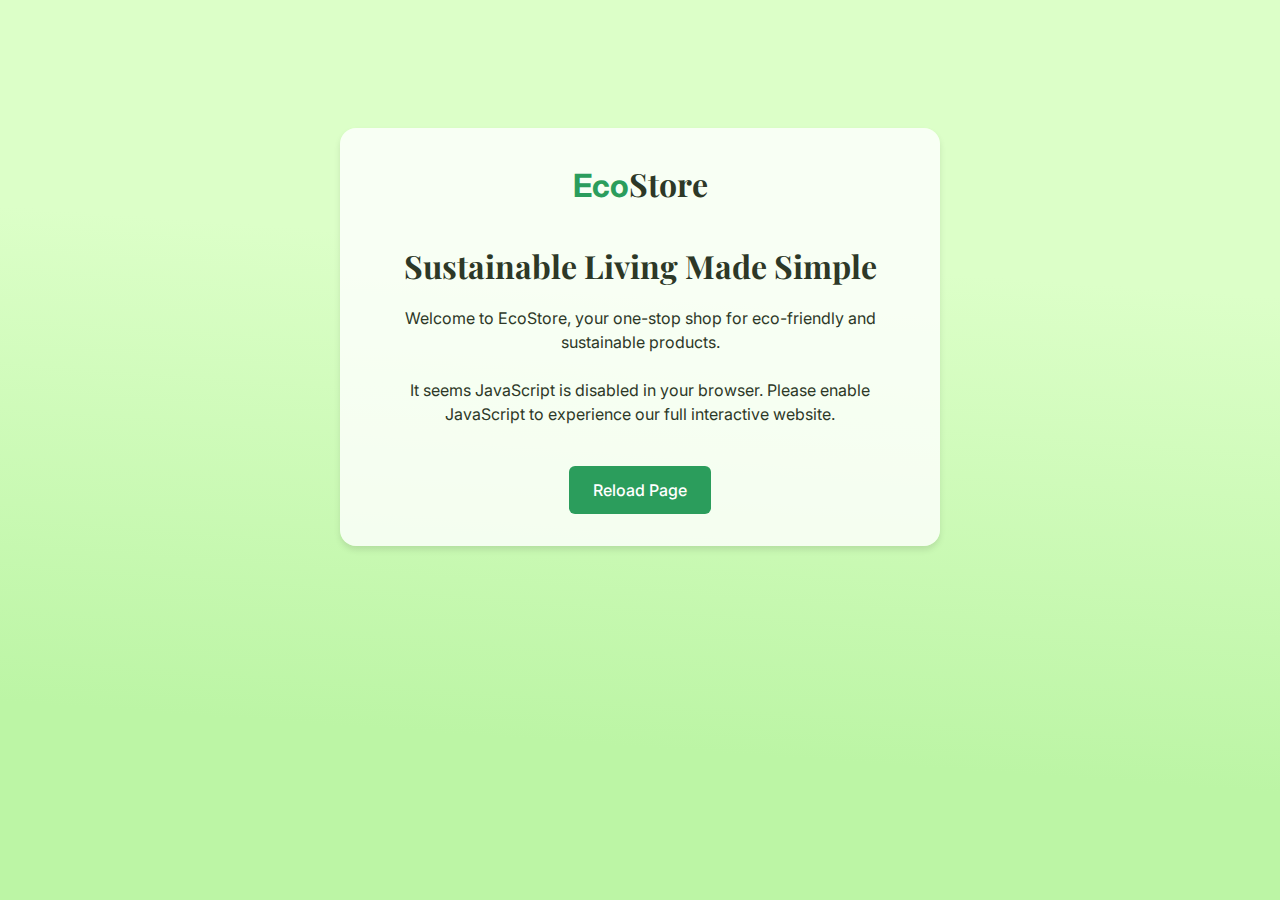
<file: public/fallback.html>
<!DOCTYPE html>
<html lang="en">
<head>
  <meta charset="UTF-8">
  <meta name="viewport" content="width=device-width, initial-scale=1.0">
  <title>Eco Store</title>
  <link href="https://fonts.googleapis.com/css2?family=Inter:wght@300;400;500;600;700&family=Playfair+Display:ital,wght@0,400;0,500;0,600;0,700;1,400&display=swap" rel="stylesheet">
  <style>
    * {
      margin: 0;
      padding: 0;
      box-sizing: border-box;
      font-family: 'Inter', sans-serif;
    }
    
    body {
      background: linear-gradient(184.1deg, rgba(220,255,200,1) 30%, rgba(188,245,165,1) 80%);
      color: #2D3827;
      line-height: 1.5;
      font-size: 16px;
      min-height: 100vh;
      padding: 2rem;
      text-align: center;
    }
    
    h1, h2, h3 {
      font-family: 'Playfair Display', serif;
      margin-bottom: 1rem;
    }
    
    .container {
      max-width: 600px;
      margin: 6rem auto 0;
      background-color: rgba(255, 255, 255, 0.8);
      padding: 2rem;
      border-radius: 1rem;
      box-shadow: 0 4px 6px rgba(0, 0, 0, 0.1);
    }
    
    .logo {
      font-family: 'Playfair Display', serif;
      font-weight: 700;
      font-size: 2rem;
      margin-bottom: 2rem;
    }
    
    .logo span {
      color: #2B9D5C;
    }
    
    p {
      margin-bottom: 1.5rem;
    }
    
    .btn {
      display: inline-block;
      padding: 0.75rem 1.5rem;
      background-color: #2B9D5C;
      color: white;
      text-decoration: none;
      border-radius: 0.375rem;
      font-weight: 500;
      margin-top: 1rem;
    }
  </style>
</head>
<body>
  <div class="container">
    <div class="logo"><span>Eco</span>Store</div>
    <h1>Sustainable Living Made Simple</h1>
    <p>
      Welcome to EcoStore, your one-stop shop for eco-friendly and sustainable products.
    </p>
    <p>
      It seems JavaScript is disabled in your browser. Please enable JavaScript to experience our full interactive website.
    </p>
    <a href="index.html" class="btn">Reload Page</a>
  </div>
</body>
</html>
</file>
<file: styles.css>
@import url('https://fonts.googleapis.com/css2?family=Inter:wght@300;400;500;600;700&family=Playfair+Display:ital,wght@0,400;0,500;0,600;0,700;1,400&display=swap');

:root {
  --background: 110 33% 98%;
  --foreground: 110 10% 15%;
  --card: 0 0% 100%;
  --card-foreground: 110 10% 15%;
  --popover: 0 0% 100%;
  --popover-foreground: 110 10% 15%;
  --primary: 142 64% 41%;
  --primary-foreground: 142 100% 97%;
  --secondary: 39 70% 95%;
  --secondary-foreground: 39 50% 25%;
  --muted: 110 10% 92%;
  --muted-foreground: 110 5% 45%;
  --accent: 25 95% 90%;
  --accent-foreground: 25 80% 25%;
  --destructive: 0 84% 60%;
  --destructive-foreground: 0 0% 98%;
  --border: 110 10% 85%;
  --input: 110 10% 85%;
  --ring: 142 64% 41%;
  --radius: 0.5rem;
}

/* Base styles */
* {
  margin: 0;
  padding: 0;
  box-sizing: border-box;
  font-family: 'Inter', sans-serif;
}

body {
  background: linear-gradient(184.1deg, rgba(249,255,182,1) 44.7%, rgba(226,255,172,1) 67.2%);
  color: hsl(var(--foreground));
  line-height: 1.5;
  font-size: 16px;
  min-height: 100vh;
}

h1, h2, h3, h4, h5, h6 {
  font-family: 'Playfair Display', serif;
  font-weight: 500;
  line-height: 1.2;
}

a {
  text-decoration: none;
  color: inherit;
}

button {
  cursor: pointer;
}

img {
  max-width: 100%;
  height: auto;
}

/* Layout */
.container {
  max-width: 1280px;
  margin: 0 auto;
  padding: 0 1rem;
}

.page-container {
  max-width: 1280px;
  margin: 0 auto;
  padding: 2rem 1rem;
}

/* Header */
header {
  position: fixed;
  top: 0;
  left: 0;
  right: 0;
  z-index: 50;
  background-color: rgba(255, 255, 255, 0.8);
  backdrop-filter: blur(10px);
  padding: 1rem 0;
  box-shadow: 0 1px 3px rgba(0, 0, 0, 0.1);
  transition: all 0.3s ease;
}

.header-container {
  display: flex;
  justify-content: space-between;
  align-items: center;
}

.logo {
  font-family: 'Playfair Display', serif;
  font-weight: 700;
  font-size: 1.5rem;
}

.logo span {
  color: hsl(142, 64%, 41%);
}

.nav-desktop {
  display: none;
}

.nav-mobile-toggle {
  background: none;
  border: none;
  font-size: 1.5rem;
}

.nav-actions {
  display: flex;
  align-items: center;
  gap: 1rem;
}

.icon-button {
  display: flex;
  align-items: center;
  justify-content: center;
  width: 40px;
  height: 40px;
  border-radius: 50%;
  background: none;
  border: none;
  position: relative;
}

.cart-count {
  position: absolute;
  top: -5px;
  right: -5px;
  background-color: hsl(142, 64%, 41%);
  color: white;
  width: 20px;
  height: 20px;
  border-radius: 50%;
  display: flex;
  align-items: center;
  justify-content: center;
  font-size: 0.75rem;
}

.btn {
  display: inline-flex;
  align-items: center;
  justify-content: center;
  padding: 0.5rem 1rem;
  border-radius: 0.375rem;
  font-weight: 500;
  transition: all 0.2s;
}

.btn-primary {
  background-color: hsl(142, 64%, 41%);
  color: white;
  border: none;
}

.btn-primary:hover {
  background-color: hsl(142, 64%, 36%);
}

.btn-outline {
  background-color: transparent;
  border: 1px solid hsl(110, 10%, 85%);
}

.btn-outline:hover {
  background-color: hsl(110, 10%, 95%);
}

.nav-mobile {
  display: none;
  padding: 1rem;
  background-color: white;
  border-top: 1px solid hsl(110, 10%, 85%);
}

.nav-mobile.open {
  display: block;
}

.nav-mobile a {
  display: block;
  padding: 0.75rem 1rem;
  border-radius: 0.375rem;
  margin-bottom: 0.5rem;
}

.nav-mobile a:hover {
  background-color: hsl(110, 10%, 95%);
}

.nav-mobile a.active {
  background-color: hsla(142, 64%, 41%, 0.1);
  color: hsl(142, 64%, 41%);
}

@media (min-width: 768px) {
  .nav-desktop {
    display: flex;
    align-items: center;
    gap: 2rem;
  }

  .nav-desktop a {
    font-size: 0.875rem;
    font-weight: 500;
    position: relative;
  }

  .nav-desktop a:hover {
    color: hsl(142, 64%, 41%);
  }

  .nav-desktop a.active {
    color: hsl(142, 64%, 41%);
  }

  .nav-desktop .dropdown {
    position: relative;
  }

  .dropdown-menu {
    position: absolute;
    top: 100%;
    left: 0;
    min-width: 200px;
    background-color: white;
    border-radius: 0.5rem;
    box-shadow: 0 4px 12px rgba(0, 0, 0, 0.1);
    padding: 0.5rem;
    opacity: 0;
    visibility: hidden;
    transition: all 0.3s;
    z-index: 10;
  }

  .dropdown:hover .dropdown-menu {
    opacity: 1;
    visibility: visible;
  }

  .dropdown-menu a {
    display: block;
    padding: 0.5rem 0.75rem;
    border-radius: 0.375rem;
  }

  .dropdown-menu a:hover {
    background-color: hsl(110, 10%, 95%);
  }

  .nav-mobile-toggle {
    display: none;
  }

  .btn-desktop {
    display: inline-flex;
  }
}

/* Hero section */
.hero {
  padding-top: 6rem;
  padding-bottom: 4rem;
  background-color: hsl(110, 33%, 96%);
  text-align: center;
}

.hero h1 {
  font-size: 2.5rem;
  margin-bottom: 1rem;
}

.hero p {
  color: hsl(110, 5%, 45%);
  margin-bottom: 2rem;
  max-width: 600px;
  margin-left: auto;
  margin-right: auto;
}

.hero-buttons {
  display: flex;
  gap: 1rem;
  justify-content: center;
  margin-bottom: 3rem;
}

.hero-image {
  max-width: 800px;
  margin: 0 auto;
  border-radius: 1rem;
  overflow: hidden;
  box-shadow: 0 20px 25px -5px rgba(0, 0, 0, 0.1), 0 10px 10px -5px rgba(0, 0, 0, 0.04);
}

/* Product grid */
.section-title {
  text-align: center;
  margin-bottom: 2rem;
}

.section-title h2 {
  font-size: 2rem;
  margin-bottom: 1rem;
}

.section-title p {
  color: hsl(110, 5%, 45%);
  max-width: 600px;
  margin-left: auto;
  margin-right: auto;
}

.product-grid {
  display: grid;
  grid-template-columns: repeat(auto-fill, minmax(250px, 1fr));
  gap: 2rem;
  margin-bottom: 3rem;
}

.product-card {
  background-color: white;
  border-radius: 0.75rem;
  overflow: hidden;
  box-shadow: 0 1px 3px rgba(0, 0, 0, 0.1);
  transition: transform 0.3s, box-shadow 0.3s;
  position: relative;
  cursor: pointer;
}

.product-card .card-link {
  position: absolute;
  top: 0;
  left: 0;
  width: 100%;
  height: 100%;
  z-index: 1;
}

.product-card:hover {
  transform: translateY(-5px);
  box-shadow: 0 10px 15px -3px rgba(0, 0, 0, 0.1), 0 4px 6px -2px rgba(0, 0, 0, 0.05);
}

.product-image {
  position: relative;
  height: 200px;
  overflow: hidden;
}

.product-image img {
  width: 100%;
  height: 100%;
  object-fit: cover;
  transition: transform 0.5s;
}

.product-image img.error {
  object-fit: contain;
  padding: 20px;
  background-color: #f8f8f8;
}

.fallback-image {
  object-fit: contain;
  padding: 1rem;
  background-color: #f8f8f8;
  width: 100%;
  height: 100%;
}

.product-card:hover .product-image img {
  transform: scale(1.05);
}

.product-badges {
  position: absolute;
  top: 1rem;
  left: 1rem;
  display: flex;
  flex-direction: column;
  gap: 0.5rem;
}

.badge {
  display: inline-block;
  padding: 0.25rem 0.5rem;
  border-radius: 9999px;
  font-size: 0.75rem;
  font-weight: 500;
}

.badge-new {
  background-color: hsl(142, 64%, 41%);
  color: white;
}

.badge-bestseller {
  background-color: hsl(25, 95%, 90%);
  color: hsl(25, 80%, 25%);
}

.product-details {
  padding: 1rem;
}

.product-category {
  font-size: 0.75rem;
  color: hsl(110, 5%, 45%);
  margin-bottom: 0.25rem;
}

.product-title {
  font-size: 1rem;
  font-weight: 500;
  margin-bottom: 0.5rem;
}

.product-description {
  font-size: 0.875rem;
  color: hsl(110, 5%, 45%);
  margin-bottom: 1rem;
  display: -webkit-box;
  -webkit-line-clamp: 2;
  -webkit-box-orient: vertical;  
  overflow: hidden;
}

.product-footer {
  display: flex;
  justify-content: space-between;
  align-items: center;
}

.product-price {
  font-size: 1.125rem;
  font-weight: 600;
}

.btn-add {
  display: flex;
  align-items: center;
  gap: 0.25rem;
  padding: 0.25rem 0.75rem;
  border-radius: 0.375rem;
  background-color: hsl(142, 64%, 41%);
  color: white;
  border: none;
  font-size: 0.875rem;
}

.btn-add:hover {
  background-color: hsl(142, 64%, 36%);
}

/* Features section */
.features {
  padding: 4rem 0;
  background-color: hsl(110, 33%, 96%);
}

.features-grid {
  display: grid;
  grid-template-columns: repeat(auto-fit, minmax(250px, 1fr));
  gap: 2rem;
}

.feature-card {
  background-color: white;
  padding: 2rem;
  border-radius: 0.75rem;
  text-align: center;
  box-shadow: 0 1px 3px rgba(0, 0, 0, 0.1);
}

.feature-icon {
  width: 3rem;
  height: 3rem;
  margin: 0 auto 1rem;
  display: flex;
  align-items: center;
  justify-content: center;
  background-color: hsla(142, 64%, 41%, 0.1);
  color: hsl(142, 64%, 41%);
  border-radius: 50%;
}

.feature-title {
  margin-bottom: 0.5rem;
  font-size: 1.25rem;
}

.feature-description {
  color: hsl(110, 5%, 45%);
  font-size: 0.875rem;
}

/* Footer */
footer {
  background-color: white;
  border-top: 1px solid hsl(110, 10%, 85%);
  padding: 4rem 0 2rem;
}

.footer-grid {
  display: grid;
  grid-template-columns: repeat(auto-fit, minmax(200px, 1fr));
  gap: 2rem;
  margin-bottom: 3rem;
}

.footer-column h3 {
  margin-bottom: 1rem;
  font-size: 1.125rem;
  font-weight: 500;
}

.footer-links {
  list-style: none;
}

.footer-links li {
  margin-bottom: 0.5rem;
}

.footer-links a {
  color: hsl(110, 5%, 45%);
  font-size: 0.875rem;
}

.footer-links a:hover {
  color: hsl(142, 64%, 41%);
}

.footer-contact li {
  display: flex;
  margin-bottom: 1rem;
}

.footer-contact-icon {
  color: hsl(142, 64%, 41%);
  margin-right: 0.75rem;
  flex-shrink: 0;
}

.footer-contact-text {
  font-size: 0.875rem;
  color: hsl(110, 5%, 45%);
}

.footer-social {
  display: flex;
  gap: 1rem;
  margin-top: 1rem;
}

.social-icon {
  display: flex;
  align-items: center;
  justify-content: center;
  width: 2rem;
  height: 2rem;
  border-radius: 50%;
  background-color: hsl(110, 10%, 95%);
  color: hsl(110, 10%, 45%);
  transition: all 0.2s;
}

.social-icon:hover {
  background-color: hsl(142, 64%, 41%);
  color: white;
}

.footer-bottom {
  display: flex;
  flex-direction: column;
  align-items: center;
  justify-content: space-between;
  padding-top: 2rem;
  border-top: 1px solid hsl(110, 10%, 85%);
  gap: 1rem;
}

.footer-copyright {
  font-size: 0.875rem;
  color: hsl(110, 5%, 45%);
}

.footer-legal {
  display: flex;
  gap: 1.5rem;
}

.footer-legal a {
  font-size: 0.875rem;
  color: hsl(110, 5%, 45%);
}

.footer-legal a:hover {
  color: hsl(142, 64%, 41%);
}

@media (min-width: 768px) {
  .footer-bottom {
    flex-direction: row;
  }
}

/* About page */
.about-hero {
  padding-top: 6rem;
  padding-bottom: 4rem;
  background-color: hsl(110, 33%, 96%);
  text-align: center;
}

.about-hero h1 {
  font-size: 2.5rem;
  margin-bottom: 1rem;
}

.about-hero p {
  color: hsl(110, 5%, 45%);
  margin-bottom: 2rem;
  max-width: 700px;
  margin-left: auto;
  margin-right: auto;
}

.about-section {
  padding: 4rem 0;
}

.about-grid {
  display: grid;
  grid-template-columns: 1fr;
  gap: 3rem;
}

@media (min-width: 768px) {
  .about-grid {
    grid-template-columns: repeat(2, 1fr);
  }
}

.about-image {
  border-radius: 0.75rem;
  overflow: hidden;
}

.about-content h2 {
  font-size: 2rem;
  margin-bottom: 1.5rem;
}

.about-content p {
  margin-bottom: 1.5rem;
}

.about-stats {
  display: grid;
  grid-template-columns: repeat(auto-fit, minmax(150px, 1fr));
  gap: 1.5rem;
  margin-top: 3rem;
}

.stat-item {
  text-align: center;
}

.stat-number {
  font-size: 2.5rem;
  font-weight: 700;
  color: hsl(142, 64%, 41%);
  margin-bottom: 0.5rem;
  font-family: 'Playfair Display', serif;
}

.stat-label {
  font-size: 0.875rem;
  color: hsl(110, 5%, 45%);
}

.team-section {
  padding: 4rem 0;
  background-color: hsl(110, 33%, 96%);
}

.team-grid {
  display: grid;
  grid-template-columns: repeat(auto-fit, minmax(250px, 1fr));
  gap: 2rem;
}

.team-card {
  background-color: white;
  border-radius: 0.75rem;
  overflow: hidden;
  box-shadow: 0 1px 3px rgba(0, 0, 0, 0.1);
  text-align: center;
}

.team-image {
  height: 250px;
}

.team-image img {
  width: 100%;
  height: 100%;
  object-fit: cover;
}

.team-details {
  padding: 1.5rem;
}

.team-name {
  font-size: 1.25rem;
  margin-bottom: 0.25rem;
}

.team-role {
  color: hsl(142, 64%, 41%);
  font-size: 0.875rem;
  margin-bottom: 1rem;
}

.team-bio {
  font-size: 0.875rem;
  color: hsl(110, 5%, 45%);
  margin-bottom: 1.5rem;
}

.team-social {
  display: flex;
  justify-content: center;
  gap: 1rem;
}

/* Help page */
.help-hero {
  padding-top: 6rem;
  padding-bottom: 4rem;
  background-color: hsl(110, 33%, 96%);
  text-align: center;
}

.help-hero h1 {
  font-size: 2.5rem;
  margin-bottom: 1rem;
}

.help-hero p {
  color: hsl(110, 5%, 45%);
  margin-bottom: 2rem;
  max-width: 700px;
  margin-left: auto;
  margin-right: auto;
}

.help-section {
  padding: 4rem 0;
}

.help-grid {
  display: grid;
  grid-template-columns: 1fr;
  gap: 3rem;
}

@media (min-width: 992px) {
  .help-grid {
    grid-template-columns: 1fr 2fr;
  }
}

.help-sidebar {
  background-color: white;
  border-radius: 0.75rem;
  padding: 1.5rem;
  box-shadow: 0 1px 3px rgba(0, 0, 0, 0.1);
}

.help-sidebar h3 {
  margin-bottom: 1.5rem;
  font-size: 1.25rem;
}

.help-categories {
  list-style: none;
}

.help-categories li {
  margin-bottom: 0.5rem;
}

.help-categories a {
  display: block;
  padding: 0.75rem 1rem;
  border-radius: 0.375rem;
  font-size: 0.875rem;
}

.help-categories a:hover {
  background-color: hsl(110, 10%, 95%);
}

.help-categories a.active {
  background-color: hsla(142, 64%, 41%, 0.1);
  color: hsl(142, 64%, 41%);
  font-weight: 500;
}

.faq-list {
  background-color: white;
  border-radius: 0.75rem;
  padding: 1.5rem;
  box-shadow: 0 1px 3px rgba(0, 0, 0, 0.1);
}

.faq-list h3 {
  margin-bottom: 1.5rem;
  font-size: 1.25rem;
}

.faq-item {
  border-bottom: 1px solid hsl(110, 10%, 90%);
  padding: 1.5rem 0;
}

.faq-item:last-child {
  border-bottom: none;
}

.faq-question {
  font-weight: 600;
  margin-bottom: 0.75rem;
  font-size: 1.125rem;
}

.faq-answer {
  color: hsl(110, 5%, 45%);
}

.contact-form {
  background-color: white;
  border-radius: 0.75rem;
  padding: 2rem;
  box-shadow: 0 1px 3px rgba(0, 0, 0, 0.1);
  margin-top: 3rem;
}

.contact-form h3 {
  margin-bottom: 1.5rem;
  font-size: 1.25rem;
}

.form-group {
  margin-bottom: 1.5rem;
}

.form-group label {
  display: block;
  margin-bottom: 0.5rem;
  font-size: 0.875rem;
  font-weight: 500;
}

.form-group input,
.form-group textarea,
.form-group select {
  width: 100%;
  padding: 0.75rem 1rem;
  border: 1px solid hsl(110, 10%, 85%);
  border-radius: 0.375rem;
  background-color: white;
  font-size: 0.875rem;
}

.form-group input:focus,
.form-group textarea:focus,
.form-group select:focus {
  outline: none;
  border-color: hsl(142, 64%, 41%);
  box-shadow: 0 0 0 2px hsla(142, 64%, 41%, 0.2);
}

.form-submit {
  display: flex;
  justify-content: flex-end;
}

/* Login page */
.login-section {
  padding-top: 6rem;
  min-height: 100vh;
  display: flex;
  align-items: center;
  justify-content: center;
}

.login-container {
  max-width: 400px;
  margin: 0 auto;
  padding: 2rem;
}

.login-card {
  background-color: white;
  border-radius: 0.75rem;
  padding: 2rem;
  box-shadow: 0 1px 3px rgba(0, 0, 0, 0.1);
  border: 1px solid hsl(110, 10%, 90%);
}

.login-header {
  text-align: center;
  margin-bottom: 2rem;
}

.login-header h1 {
  font-size: 1.5rem;
  margin-bottom: 0.5rem;
}

.login-header p {
  color: hsl(110, 5%, 45%);
  font-size: 0.875rem;
}

.login-form {
  margin-bottom: 1.5rem;
}

.form-divider {
  position: relative;
  margin: 1.5rem 0;
  text-align: center;
}

.form-divider::before {
  content: '';
  position: absolute;
  top: 50%;
  left: 0;
  right: 0;
  height: 1px;
  background-color: hsl(110, 10%, 90%);
  z-index: 1;
}

.form-divider span {
  position: relative;
  z-index: 2;
  background-color: white;
  padding: 0 0.75rem;
  font-size: 0.75rem;
  text-transform: uppercase;
  color: hsl(110, 5%, 45%);
}

.social-login {
  display: grid;
  grid-template-columns: 1fr 1fr;
  gap: 1rem;
  margin-bottom: 1.5rem;
}

.social-btn {
  display: flex;
  align-items: center;
  justify-content: center;
  gap: 0.5rem;
  padding: 0.75rem;
  border-radius: 0.375rem;
  border: 1px solid hsl(110, 10%, 85%);
  background-color: white;
  font-size: 0.875rem;
}

.social-btn:hover {
  background-color: hsl(110, 10%, 95%);
}

.login-footer {
  text-align: center;
  font-size: 0.875rem;
  color: hsl(110, 5%, 45%);
}

.login-footer a {
  color: hsl(142, 64%, 41%);
  font-weight: 500;
}

.login-footer a:hover {
  text-decoration: underline;
}

.password-field {
  position: relative;
}

.password-toggle {
  position: absolute;
  top: 50%;
  right: 1rem;
  transform: translateY(-50%);
  background: none;
  border: none;
  color: hsl(110, 5%, 45%);
  cursor: pointer;
}

.form-checkbox {
  display: flex;
  align-items: center;
}

.form-checkbox input {
  width: auto;
  margin-right: 0.5rem;
}

/* Cart page */
.cart-section {
  padding-top: 6rem;
  padding-bottom: 4rem;
}

.cart-title {
  margin-bottom: 2rem;
}

.cart-title h1 {
  font-size: 2rem;
}

.cart-grid {
  display: grid;
  grid-template-columns: 1fr;
  gap: 2rem;
}

@media (min-width: 992px) {
  .cart-grid {
    grid-template-columns: 2fr 1fr;
  }
}

.cart-items {
  background-color: white;
  border-radius: 0.75rem;
  padding: 1.5rem;
  box-shadow: 0 1px 3px rgba(0, 0, 0, 0.1);
}

.cart-item {
  display: grid;
  grid-template-columns: 80px 1fr auto;
  gap: 1rem;
  padding: 1.5rem 0;
  border-bottom: 1px solid hsl(110, 10%, 90%);
}

.cart-item:last-child {
  border-bottom: none;
}

.cart-item-image {
  width: 80px;
  height: 80px;
  border-radius: 0.5rem;
  overflow: hidden;
}

.cart-item-image img {
  width: 100%;
  height: 100%;
  object-fit: cover;
}

.cart-item-details {
  display: flex;
  flex-direction: column;
}

.cart-item-title {
  font-weight: 500;
  margin-bottom: 0.25rem;
}

.cart-item-price {
  font-size: 0.875rem;
  color: hsl(110, 5%, 45%);
  margin-bottom: 0.75rem;
}

.cart-item-actions {
  display: flex;
  align-items: center;
  gap: 0.75rem;
}

.quantity-input {
  display: flex;
  align-items: center;
  border: 1px solid hsl(110, 10%, 85%);
  border-radius: 0.375rem;
  overflow: hidden;
}

.quantity-btn {
  background: none;
  border: none;
  width: 2rem;
  height: 2rem;
  display: flex;
  align-items: center;
  justify-content: center;
  font-size: 1rem;
}

.quantity-btn:hover {
  background-color: hsl(110, 10%, 95%);
}

.quantity-value {
  width: 2.5rem;
  text-align: center;
  border: none;
  border-left: 1px solid hsl(110, 10%, 85%);
  border-right: 1px solid hsl(110, 10%, 85%);
  font-size: 0.875rem;
}

.remove-btn {
  color: hsl(0, 84%, 60%);
  background: none;
  border: none;
  font-size: 0.875rem;
}

.cart-summary {
  background-color: white;
  border-radius: 0.75rem;
  padding: 1.5rem;
  box-shadow: 0 1px 3px rgba(0, 0, 0, 0.1);
  align-self: start;
}

.cart-summary h2 {
  margin-bottom: 1.5rem;
  font-size: 1.25rem;
}

.summary-item {
  display: flex;
  justify-content: space-between;
  margin-bottom: 0.75rem;
}

.summary-item.total {
  font-weight: 600;
  font-size: 1.125rem;
  border-top: 1px solid hsl(110, 10%, 90%);
  padding-top: 1rem;
  margin-top: 1rem;
}

.checkout-btn {
  width: 100%;
  margin-top: 1.5rem;
  padding: 0.75rem;
}

.empty-cart {
  text-align: center;
  padding: 3rem 0;
}

.empty-cart h2 {
  margin-bottom: 1rem;
  font-size: 1.5rem;
}

.empty-cart p {
  color: hsl(110, 5%, 45%);
  margin-bottom: 2rem;
}

/* Product detail page */
.product-detail-section {
  padding-top: 6rem;
  padding-bottom: 4rem;
}

.breadcrumbs {
  display: flex;
  align-items: center;
  margin-bottom: 2rem;
  flex-wrap: wrap;
}

.breadcrumbs a, .breadcrumbs span {
  font-size: 0.875rem;
  color: hsl(110, 5%, 45%);
}

.breadcrumbs a:hover {
  color: hsl(142, 64%, 41%);
}

.breadcrumb-separator {
  margin: 0 0.5rem;
}

.product-detail-grid {
  display: grid;
  grid-template-columns: 1fr;
  gap: 3rem;
}

@media (min-width: 768px) {
  .product-detail-grid {
    grid-template-columns: 1fr 1fr;
  }
}

.product-gallery {
  background-color: white;
  border-radius: 0.75rem;
  padding: 1.5rem;
  box-shadow: 0 1px 3px rgba(0, 0, 0, 0.1);
}

.product-main-image {
  margin-bottom: 1.5rem;
  border-radius: 0.5rem;
  overflow: hidden;
  height: 400px;
}

.product-main-image img {
  width: 100%;
  height: 100%;
  object-fit: cover;
}

.product-thumbnails {
  display: grid;
  grid-template-columns: repeat(4, 1fr);
  gap: 1rem;
}

.product-thumbnail {
  height: 80px;
  border-radius: 0.375rem;
  overflow: hidden;
  cursor: pointer;
  border: 2px solid transparent;
}

.product-thumbnail.active {
  border-color: hsl(142, 64%, 41%);
}

.product-thumbnail img {
  width: 100%;
  height: 100%;
  object-fit: cover;
}

.product-info {
  display: flex;
  flex-direction: column;
}

.product-info-header {
  margin-bottom: 2rem;
}

.product-badges {
  display: flex;
  gap: 0.5rem;
  margin-bottom: 1rem;
}

.product-info-title {
  font-size: 2rem;
  margin-bottom: 1rem;
}

.product-info-price {
  font-size: 1.5rem;
  font-weight: 600;
  color: hsl(142, 64%, 41%);
  margin-bottom: 1.5rem;
}

.product-info-description {
  margin-bottom: 2rem;
  line-height: 1.7;
}

.product-form {
  margin-bottom: 2rem;
}

.product-actions {
  display: flex;
  gap: 1rem;
}

.product-quantity {
  width: 120px;
}

.add-to-cart-btn {
  flex: 1;
}

.product-meta {
  margin-top: 2rem;
  font-size: 0.875rem;
  color: hsl(110, 5%, 45%);
}

.product-meta p {
  margin-bottom: 0.5rem;
}

.product-meta span {
  font-weight: 500;
  color: hsl(110, 10%, 15%);
}

.product-tabs {
  margin-top: 4rem;
}

.tabs-header {
  display: flex;
  border-bottom: 1px solid hsl(110, 10%, 85%);
  margin-bottom: 2rem;
}

.tab-button {
  padding: 1rem 1.5rem;
  background: none;
  border: none;
  border-bottom: 2px solid transparent;
  font-weight: 500;
  color: hsl(110, 5%, 45%);
}

.tab-button.active {
  color: hsl(142, 64%, 41%);
  border-bottom-color: hsl(142, 64%, 41%);
}

.tab-content {
  background-color: white;
  border-radius: 0.75rem;
  padding: 2rem;
  box-shadow: 0 1px 3px rgba(0, 0, 0, 0.1);
}

/* Shipping page */
.shipping-section {
  padding-top: 6rem;
  padding-bottom: 4rem;
}

.shipping-grid {
  display: grid;
  grid-template-columns: 1fr;
  gap: 2rem;
}

@media (min-width: 992px) {
  .shipping-grid {
    grid-template-columns: 2fr 1fr;
  }
}

.shipping-form {
  background-color: white;
  border-radius: 0.75rem;
  padding: 2rem;
  box-shadow: 0 1px 3px rgba(0, 0, 0, 0.1);
}

.shipping-form h2 {
  margin-bottom: 2rem;
  font-size: 1.5rem;
}

.form-row {
  display: grid;
  grid-template-columns: 1fr;
  gap: 1.5rem;
  margin-bottom: 1.5rem;
}

@media (min-width: 768px) {
  .form-row {
    grid-template-columns: 1fr 1fr;
  }
}

.order-summary {
  background-color: white;
  border-radius: 0.75rem;
  padding: 2rem;
  box-shadow: 0 1px 3px rgba(0, 0, 0, 0.1);
  align-self: start;
}

.order-summary h2 {
  margin-bottom: 1.5rem;
  font-size: 1.25rem;
}

.delivery-info {
  display: flex;
  align-items: flex-start;
  background-color: hsla(142, 64%, 41%, 0.1);
  padding: 1rem;
  border-radius: 0.5rem;
  margin-top: 1.5rem;
}

.delivery-info-icon {
  color: hsl(142, 64%, 41%);
  margin-right: 1rem;
  flex-shrink: 0;
}

.delivery-info-text h4 {
  font-weight: 500;
  margin-bottom: 0.25rem;
  font-size: 0.875rem;
}

.delivery-info-text p {
  font-size: 0.875rem;
  color: hsl(110, 5%, 45%);
}

.notification {
  position: fixed;
  top: 1rem;
  right: 1rem;
  padding: 1rem 1.5rem;
  background-color: white;
  border-radius: 0.5rem;
  box-shadow: 0 10px 15px -3px rgba(0, 0, 0, 0.1), 0 4px 6px -2px rgba(0, 0, 0, 0.05);
  z-index: 100;
  display: flex;
  align-items: center;
  gap: 0.75rem;
  max-width: 350px;
  opacity: 0;
  transform: translateY(-20px);
  transition: opacity 0.3s, transform 0.3s;
}

.notification.show {
  opacity: 1;
  transform: translateY(0);
}

.notification-success {
  border-left: 4px solid hsl(142, 64%, 41%);
}

.notification-error {
  border-left: 4px solid hsl(0, 84%, 60%);
}

.notification-icon {
  flex-shrink: 0;
}

.notification-success .notification-icon {
  color: hsl(142, 64%, 41%);
}

.notification-error .notification-icon {
  color: hsl(0, 84%, 60%);
}

.notification-content {
  flex-grow: 1;
}

.notification-title {
  font-weight: 500;
  margin-bottom: 0.25rem;
}

.notification-message {
  font-size: 0.875rem;
  color: hsl(110, 5%, 45%);
}

.notification-close {
  background: none;
  border: none;
  color: hsl(110, 5%, 45%);
  cursor: pointer;
  flex-shrink: 0;
}

.fallback-image {
  object-fit: contain;
  padding: 1rem;
  background-color: #f8f8f8;
  width: 100%;
  height: 100%;
}
</file>
